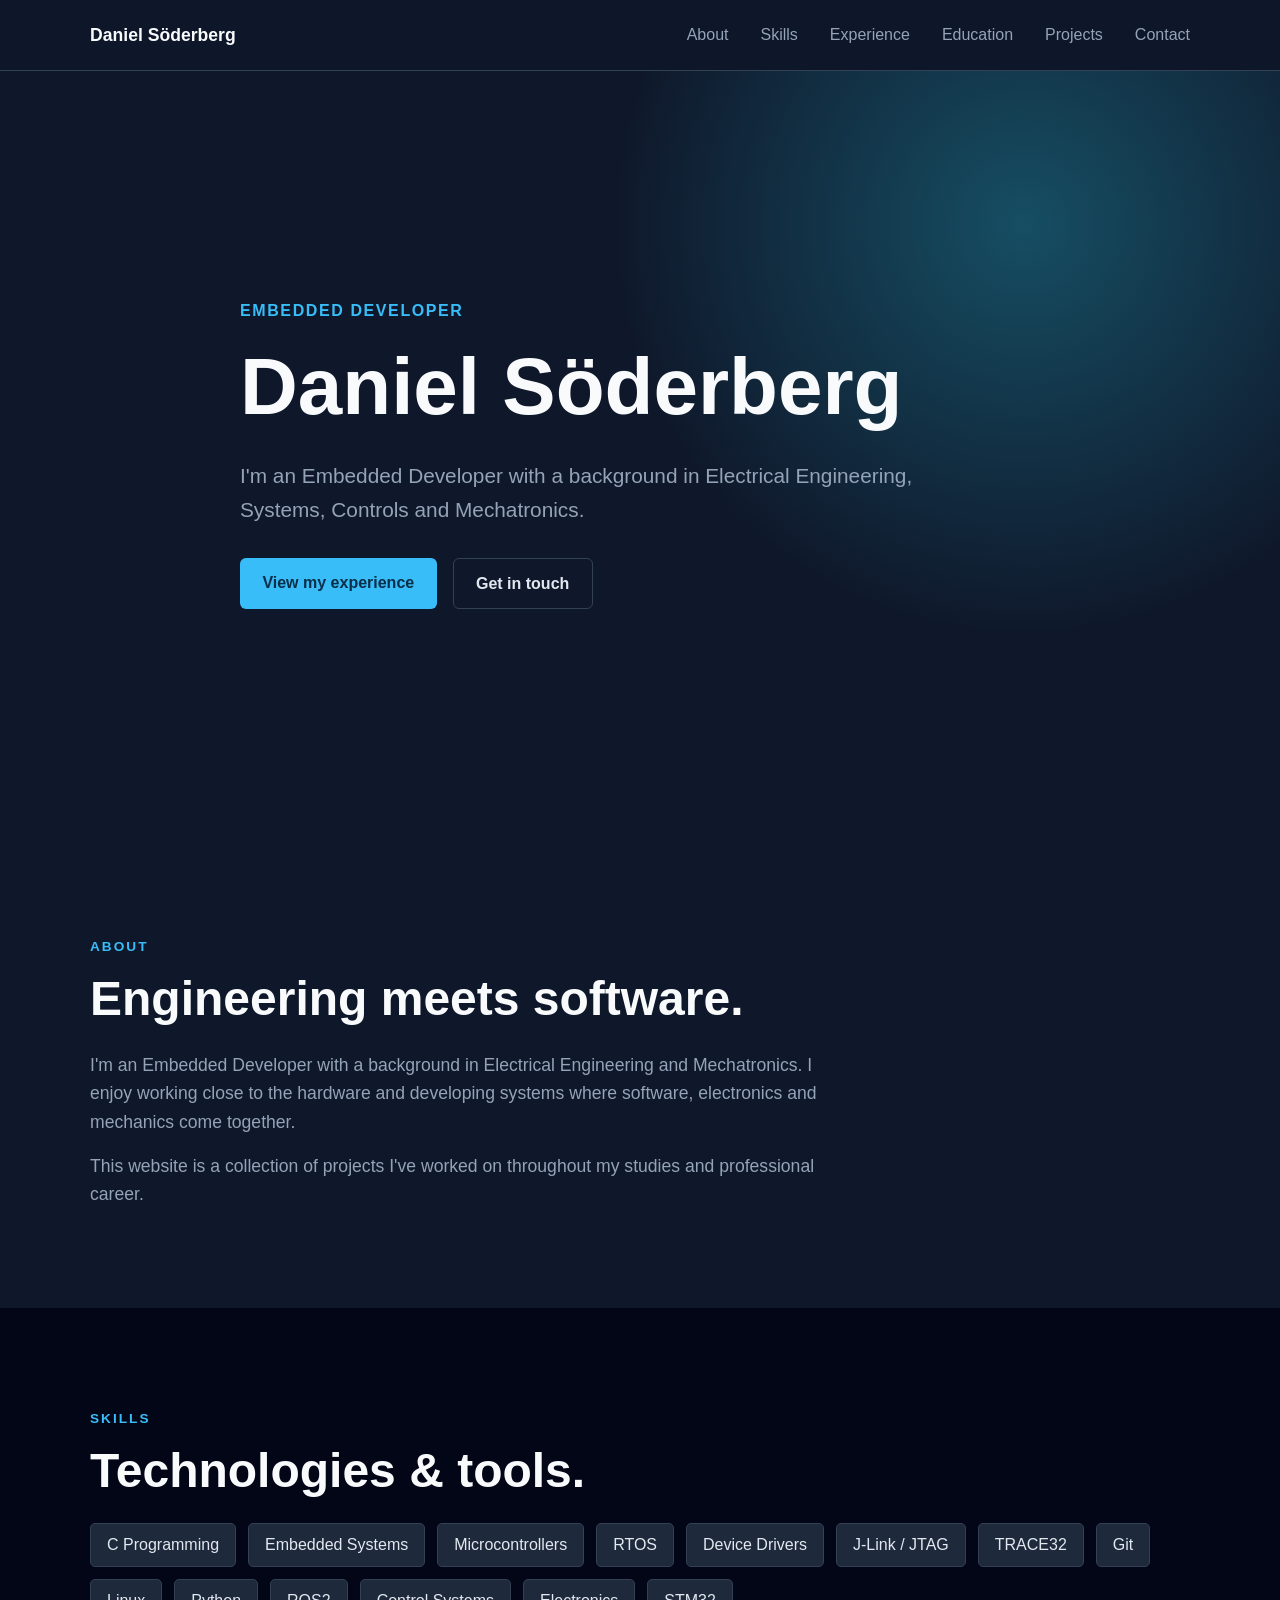
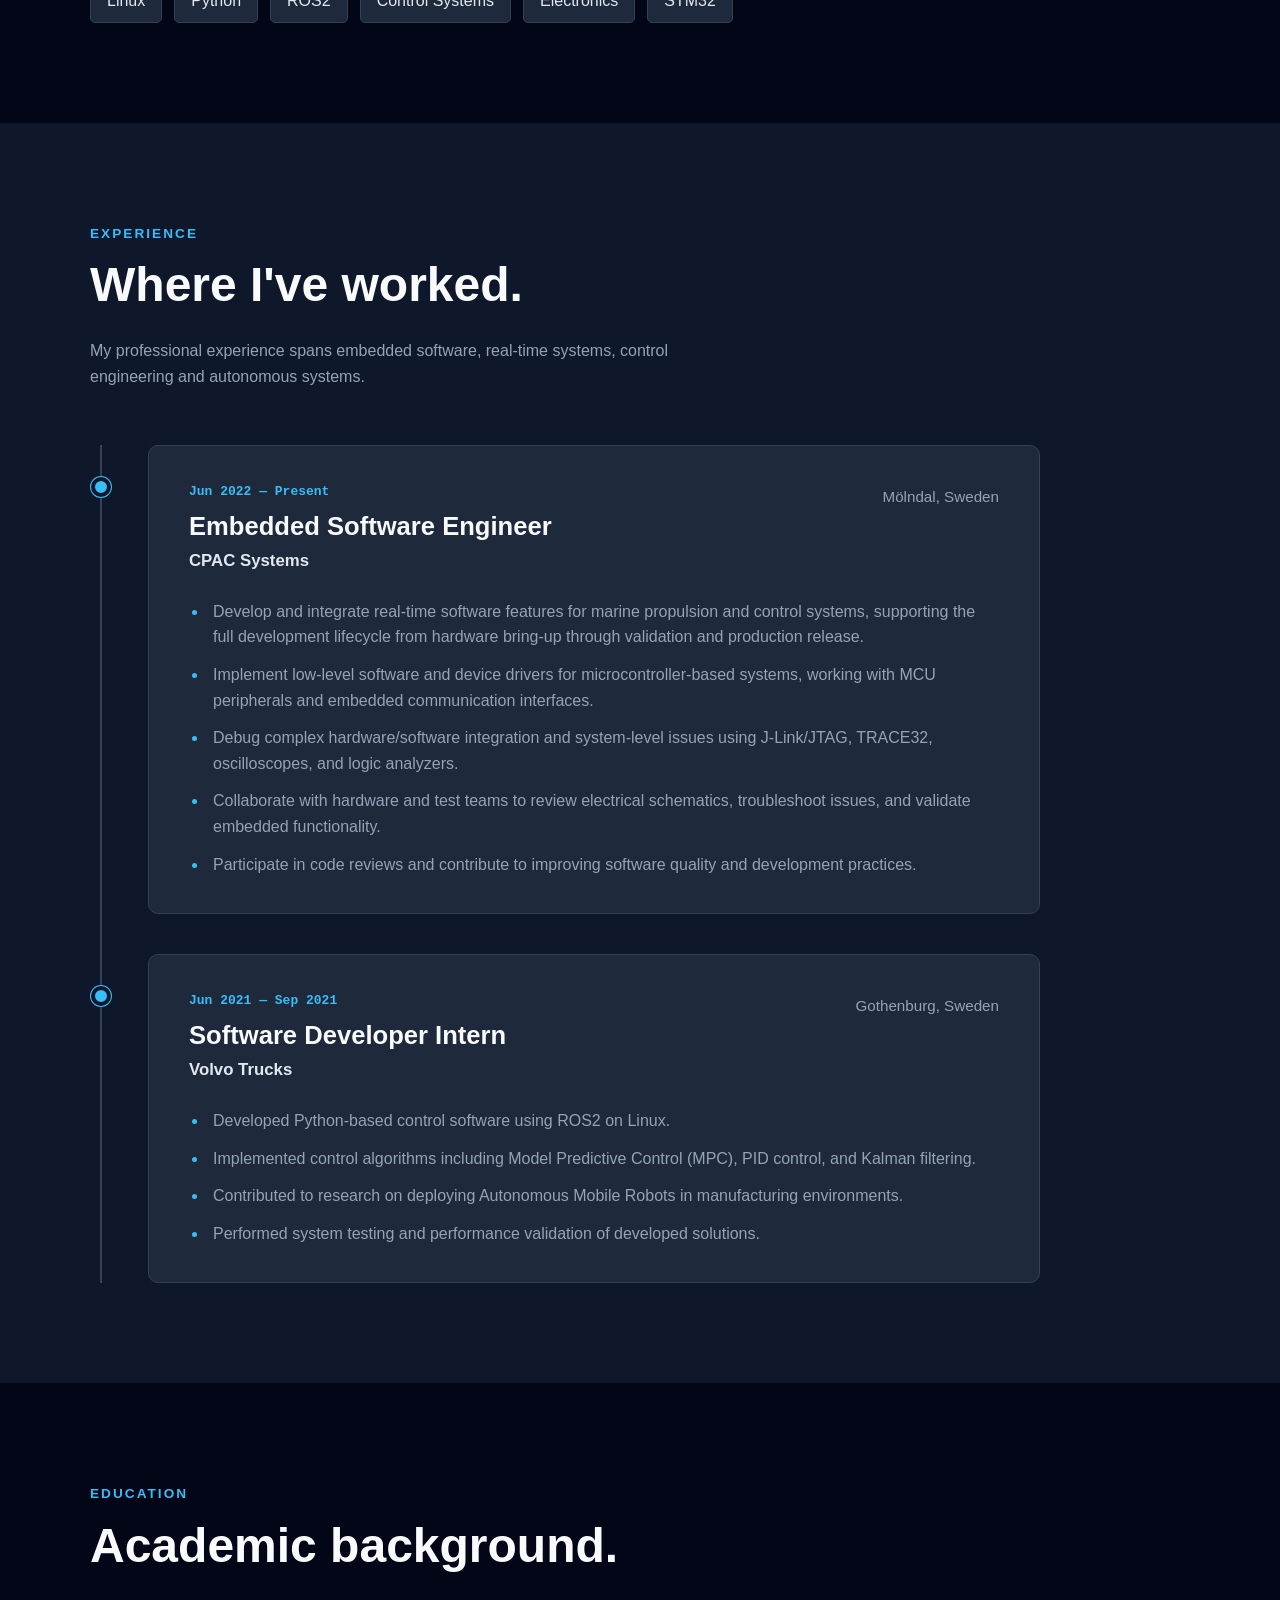
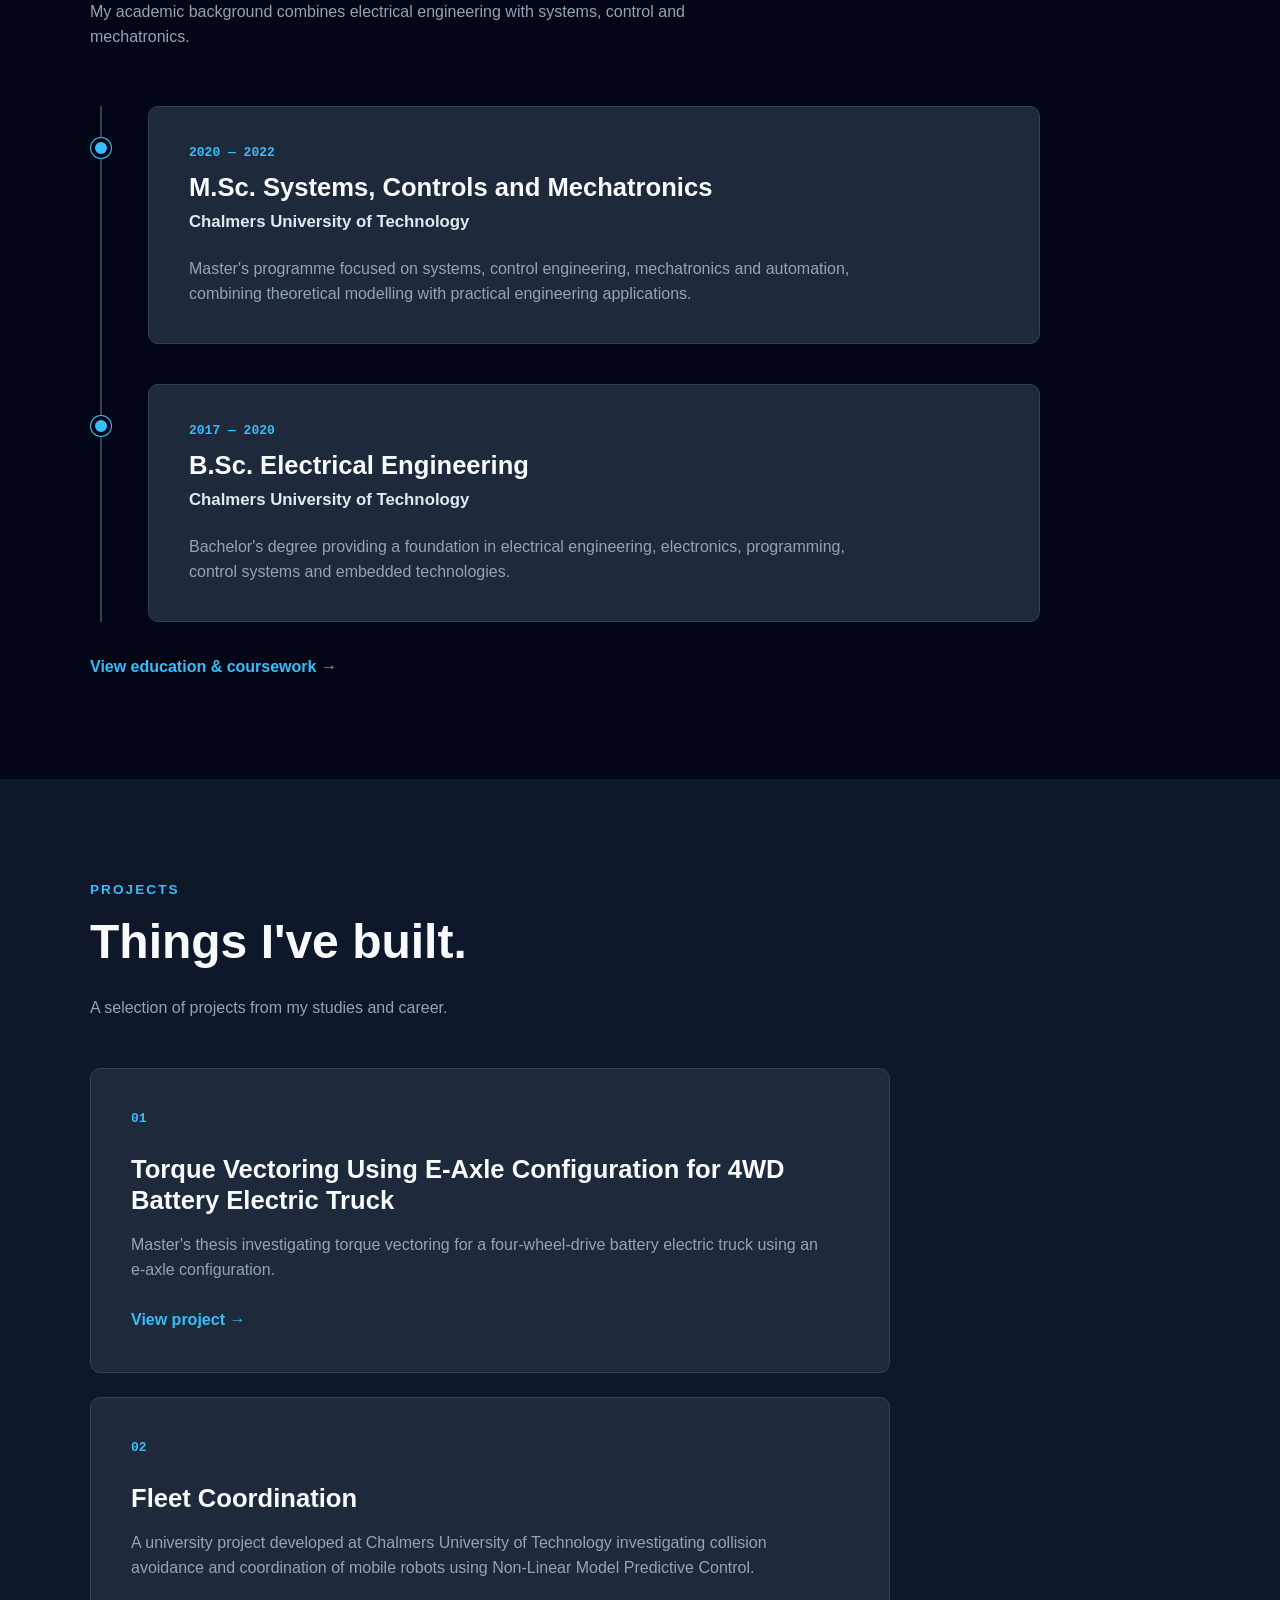
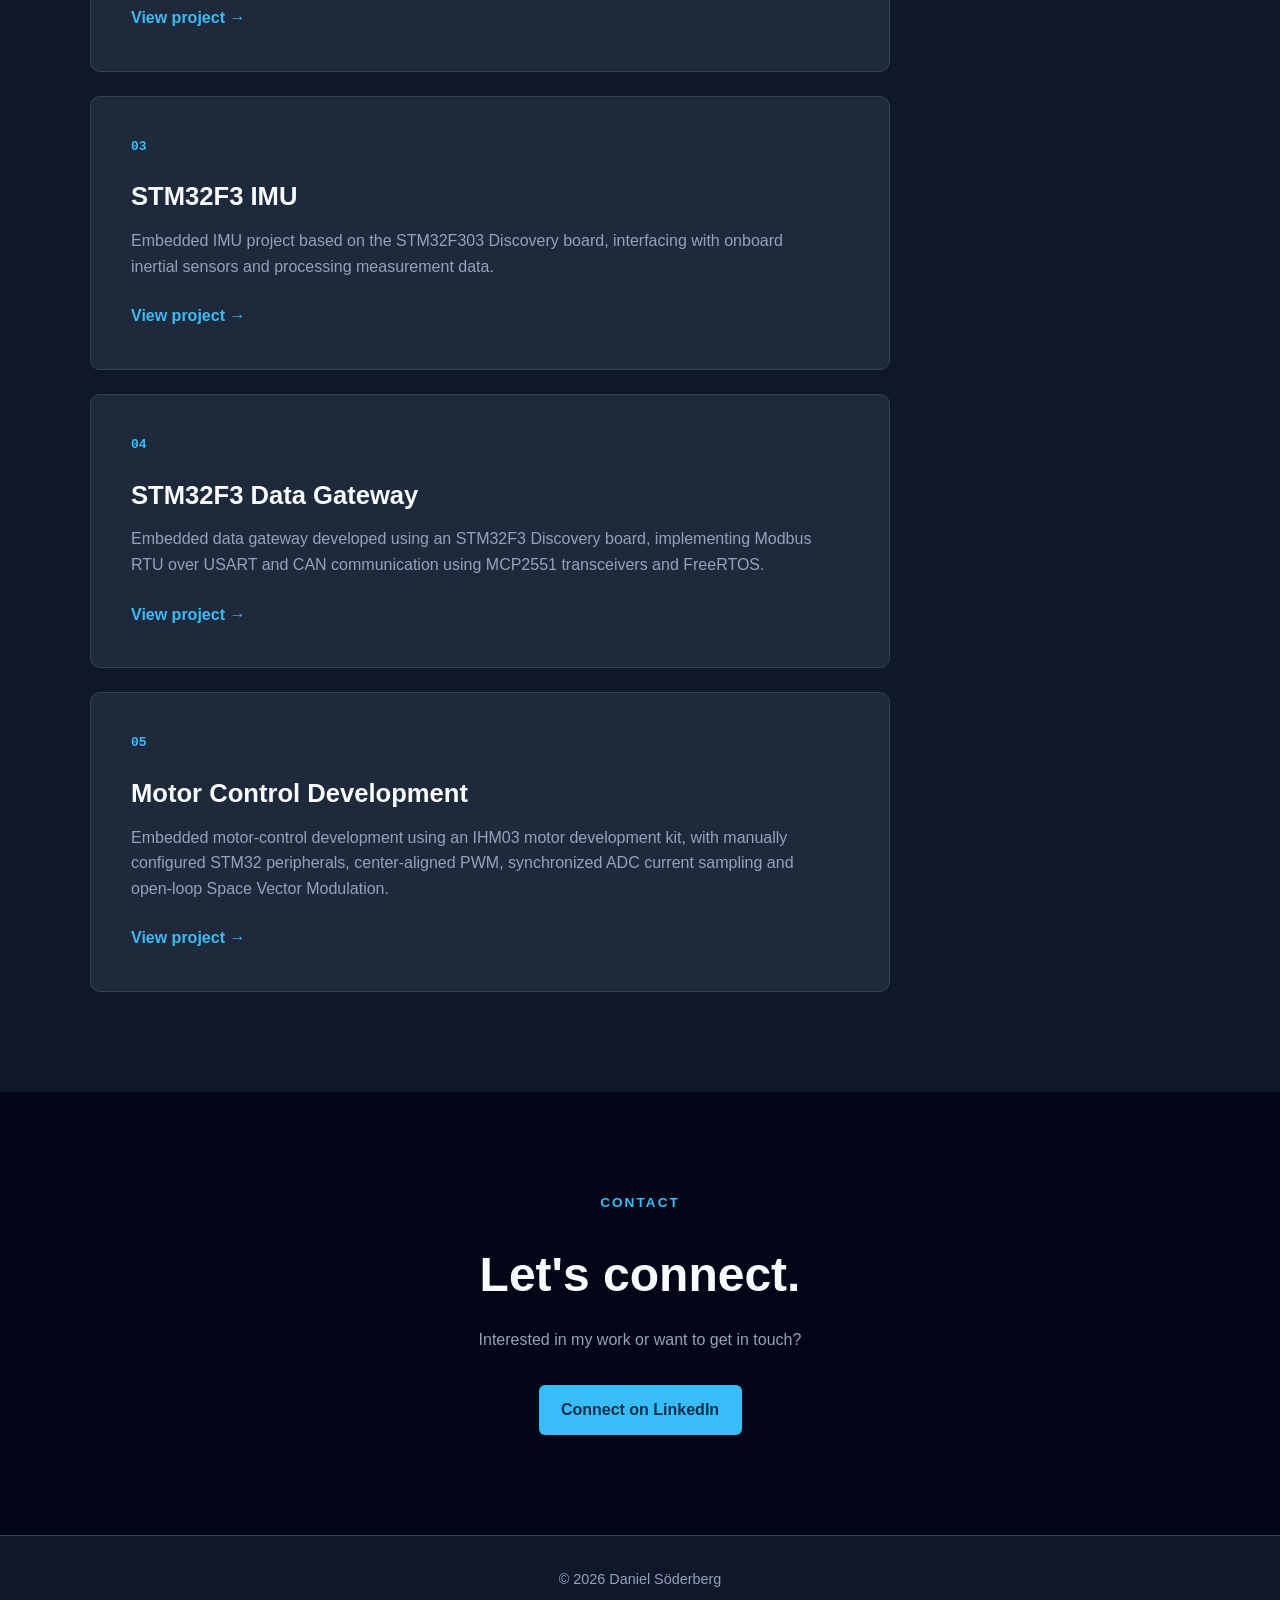
<file: index.html>
<!DOCTYPE html>
<html lang="en">

<head>

    <meta charset="UTF-8">

    <meta
        name="viewport"
        content="width=device-width, initial-scale=1.0"
    >

    <title>
        Daniel Söderberg | Embedded Developer
    </title>

    <meta
        name="description"
        content="Portfolio of Daniel Söderberg, Embedded Developer with a background in Electrical Engineering, Systems, Controls and Mechatronics."
    >

    <link
        rel="stylesheet"
        href="css/style.css"
    >

</head>


<body>

    <!-- Navigation -->

    <header class="site-header">

        <nav class="navbar container">

            <a href="/" class="logo">
                Daniel Söderberg
            </a>

            <ul class="nav-links">

                <li>
                    <a href="#about">
                        About
                    </a>
                </li>

                <li>
                    <a href="#skills">
                        Skills
                    </a>
                </li>

                <li>
                    <a href="#experience">
                        Experience
                    </a>
                </li>

                <li>
                    <a href="#education">
                        Education
                    </a>
                </li>

                <li>
                    <a href="#projects">
                        Projects
                    </a>
                </li>

                <li>
                    <a href="#contact">
                        Contact
                    </a>
                </li>

            </ul>

        </nav>

    </header>


    <main>

        <!-- Hero -->

        <section class="hero">

            <div class="container hero-content">

                <p class="eyebrow">
                    Embedded Developer
                </p>

                <h1>
                    Daniel Söderberg
                </h1>

                <p class="hero-description">
                    I'm an Embedded Developer with a background in
                    Electrical Engineering, Systems, Controls and
                    Mechatronics.
                </p>

                <div class="hero-buttons">

                    <a
                        href="#experience"
                        class="button button-primary"
                    >
                        View my experience
                    </a>

                    <a
                        href="#contact"
                        class="button button-secondary"
                    >
                        Get in touch
                    </a>

                </div>

            </div>

        </section>


        <!-- About -->

        <section id="about" class="section">

            <div class="container">

                <p class="section-label">
                    About
                </p>

                <h2>
                    Engineering meets software.
                </h2>

                <div class="about-content">

                    <p>
                        I'm an Embedded Developer with a background in
                        Electrical Engineering and Mechatronics. I enjoy
                        working close to the hardware and developing systems
                        where software, electronics and mechanics come together.
                    </p>

                    <p>
                        This website is a collection of projects I've worked
                        on throughout my studies and professional career.
                    </p>

                </div>

            </div>

        </section>


        <!-- Skills -->

        <section id="skills" class="section section-dark">

            <div class="container">

                <p class="section-label">
                    Skills
                </p>

                <h2>
                    Technologies & tools.
                </h2>

                <ul class="skill-list">

                    <li>C Programming</li>
                    <li>Embedded Systems</li>
                    <li>Microcontrollers</li>
                    <li>RTOS</li>
                    <li>Device Drivers</li>
                    <li>J-Link / JTAG</li>
                    <li>TRACE32</li>
                    <li>Git</li>
                    <li>Linux</li>
                    <li>Python</li>
                    <li>ROS2</li>
                    <li>Control Systems</li>
                    <li>Electronics</li>
                    <li>STM32</li>

                </ul>

            </div>

        </section>


        <!-- Experience -->

        <section id="experience" class="section">

            <div class="container">

                <p class="section-label">
                    Experience
                </p>

                <h2>
                    Where I've worked.
                </h2>

                <p class="section-intro">
                    My professional experience spans embedded software,
                    real-time systems, control engineering and autonomous
                    systems.
                </p>


                <div class="experience-timeline">

                    <!-- Experience 01 -->

                    <article class="experience-item">

                        <div class="experience-marker">
                            <span></span>
                        </div>

                        <div class="experience-card">

                            <div class="experience-top">

                                <div>

                                    <p class="experience-period">
                                        Jun 2022 — Present
                                    </p>

                                    <h3>
                                        Embedded Software Engineer
                                    </h3>

                                    <p class="experience-company">
                                        CPAC Systems
                                    </p>

                                </div>

                                <p class="experience-location">
                                    Mölndal, Sweden
                                </p>

                            </div>

                            <ul class="experience-list">

                                <li>
                                    Develop and integrate real-time
                                    software features for marine propulsion
                                    and control systems, supporting the full
                                    development lifecycle from hardware
                                    bring-up through validation and
                                    production release.
                                </li>

                                <li>
                                    Implement low-level software and device
                                    drivers for microcontroller-based systems,
                                    working with MCU peripherals and embedded
                                    communication interfaces.
                                </li>

                                <li>
                                    Debug complex hardware/software
                                    integration and system-level issues using
                                    J-Link/JTAG, TRACE32, oscilloscopes,
                                    and logic analyzers.
                                </li>

                                <li>
                                    Collaborate with hardware and test teams
                                    to review electrical schematics,
                                    troubleshoot issues, and validate
                                    embedded functionality.
                                </li>

                                <li>
                                    Participate in code reviews and contribute
                                    to improving software quality and
                                    development practices.
                                </li>

                            </ul>

                        </div>

                    </article>


                    <!-- Experience 02 -->

                    <article class="experience-item">

                        <div class="experience-marker">
                            <span></span>
                        </div>

                        <div class="experience-card">

                            <div class="experience-top">

                                <div>

                                    <p class="experience-period">
                                        Jun 2021 — Sep 2021
                                    </p>

                                    <h3>
                                        Software Developer Intern
                                    </h3>

                                    <p class="experience-company">
                                        Volvo Trucks
                                    </p>

                                </div>

                                <p class="experience-location">
                                    Gothenburg, Sweden
                                </p>

                            </div>

                            <ul class="experience-list">

                                <li>
                                    Developed Python-based control software
                                    using ROS2 on Linux.
                                </li>

                                <li>
                                    Implemented control algorithms including
                                    Model Predictive Control (MPC), PID
                                    control, and Kalman filtering.
                                </li>

                                <li>
                                    Contributed to research on deploying
                                    Autonomous Mobile Robots in manufacturing
                                    environments.
                                </li>

                                <li>
                                    Performed system testing and performance
                                    validation of developed solutions.
                                </li>

                            </ul>

                        </div>

                    </article>

                </div>

            </div>

        </section>


        <!-- Education -->

        <section id="education" class="section section-dark">

            <div class="container">

                <p class="section-label">
                    Education
                </p>

                <h2>
                    Academic background.
                </h2>

                <p class="section-intro">
                    My academic background combines electrical engineering
                    with systems, control and mechatronics.
                </p>


                <div class="education-timeline">

                    <!-- Master's Degree -->

                    <article class="education-item">

                        <div class="education-marker">
                            <span></span>
                        </div>

                        <div class="education-card">

                            <div class="education-top">

                                <div>

                                    <p class="education-period">
                                        2020 — 2022
                                    </p>

                                    <h3>
                                        M.Sc. Systems, Controls and Mechatronics
                                    </h3>

                                    <p class="education-school">
                                        Chalmers University of Technology
                                    </p>

                                </div>

                            </div>

                            <p class="education-description">
                                Master's programme focused on systems,
                                control engineering, mechatronics and
                                automation, combining theoretical modelling
                                with practical engineering applications.
                            </p>

                        </div>

                    </article>


                    <!-- Bachelor's Degree -->

                    <article class="education-item">

                        <div class="education-marker">
                            <span></span>
                        </div>

                        <div class="education-card">

                            <div class="education-top">

                                <div>

                                    <p class="education-period">
                                        2017 — 2020
                                    </p>

                                    <h3>
                                        B.Sc. Electrical Engineering
                                    </h3>

                                    <p class="education-school">
                                        Chalmers University of Technology
                                    </p>

                                </div>

                            </div>

                            <p class="education-description">
                                Bachelor's degree providing a foundation in
                                electrical engineering, electronics,
                                programming, control systems and embedded
                                technologies.
                            </p>

                        </div>

                    </article>

                </div>


                <a
                    href="education/"
                    class="project-link education-link"
                >
                    View education & coursework →
                </a>

            </div>

        </section>


        <!-- Projects -->

        <section id="projects" class="section">

            <div class="container">

                <p class="section-label">
                    Projects
                </p>

                <h2>
                    Things I've built.
                </h2>

                <p class="section-intro">
                    A selection of projects from my studies and career.
                </p>


                <!-- Project 01 -->

                <article class="project-card">

                    <div class="project-card-content">

                        <p class="project-number">
                            01
                        </p>

                        <h3>
                            Torque Vectoring Using E-Axle Configuration
                            for 4WD Battery Electric Truck
                        </h3>

                        <p>
                            Master's thesis investigating torque vectoring
                            for a four-wheel-drive battery electric truck
                            using an e-axle configuration.
                        </p>

                        <a
                            href="projects/master-thesis/"
                            class="project-link"
                        >
                            View project →
                        </a>

                    </div>

                </article>


                <!-- Project 02 -->

                <article class="project-card">

                    <div class="project-card-content">

                        <p class="project-number">
                            02
                        </p>

                        <h3>
                            Fleet Coordination
                        </h3>

                        <p>
                            A university project developed at Chalmers
                            University of Technology investigating
                            collision avoidance and coordination of
                            mobile robots using Non-Linear Model
                            Predictive Control.
                        </p>

                        <a
                            href="projects/university-project/"
                            class="project-link"
                        >
                            View project →
                        </a>

                    </div>

                </article>


                <!-- Project 03 -->

                <article class="project-card">

                    <div class="project-card-content">

                        <p class="project-number">
                            03
                        </p>

                        <h3>
                            STM32F3 IMU
                        </h3>

                        <p>
                            Embedded IMU project based on the STM32F303
                            Discovery board, interfacing with onboard
                            inertial sensors and processing measurement data.
                        </p>

                        <a
                            href="projects/imu/"
                            class="project-link"
                        >
                            View project →
                        </a>

                    </div>

                </article>


                <!-- Project 04 -->

                <article class="project-card">

                    <div class="project-card-content">

                        <p class="project-number">
                            04
                        </p>

                        <h3>
                            STM32F3 Data Gateway
                        </h3>

                        <p>
                            Embedded data gateway developed using an
                            STM32F3 Discovery board, implementing
                            Modbus RTU over USART and CAN communication
                            using MCP2551 transceivers and FreeRTOS.
                        </p>

                        <a
                            href="projects/dgw/"
                            class="project-link"
                        >
                            View project →
                        </a>

                    </div>

                </article>


                <!-- Project 05 -->

                <article class="project-card">

                    <div class="project-card-content">

                        <p class="project-number">
                            05
                        </p>

                        <h3>
                            Motor Control Development
                        </h3>

                        <p>
                            Embedded motor-control development using an
                            IHM03 motor development kit, with manually
                            configured STM32 peripherals, center-aligned
                            PWM, synchronized ADC current sampling and
                            open-loop Space Vector Modulation.
                        </p>

                        <a
                            href="projects/motorcontrol/"
                            class="project-link"
                        >
                            View project →
                        </a>

                    </div>

                </article>

            </div>

        </section>


        <!-- Contact -->

        <section id="contact" class="section section-dark">

            <div class="container contact">

                <p class="section-label">
                    Contact
                </p>

                <h2>
                    Let's connect.
                </h2>

                <p>
                    Interested in my work or want to get in touch?
                </p>

                <a
                    href="https://www.linkedin.com/in/danielsoderberg1997/"
                    class="button button-primary"
                    target="_blank"
                    rel="noopener noreferrer"
                >
                    Connect on LinkedIn
                </a>

            </div>

        </section>

    </main>


    <!-- Footer -->

    <footer class="site-footer">

        <div class="container">

            <p>
                © 2026 Daniel Söderberg
            </p>

        </div>

    </footer>


    <script src="js/main.js"></script>

</body>

</html>
</file>
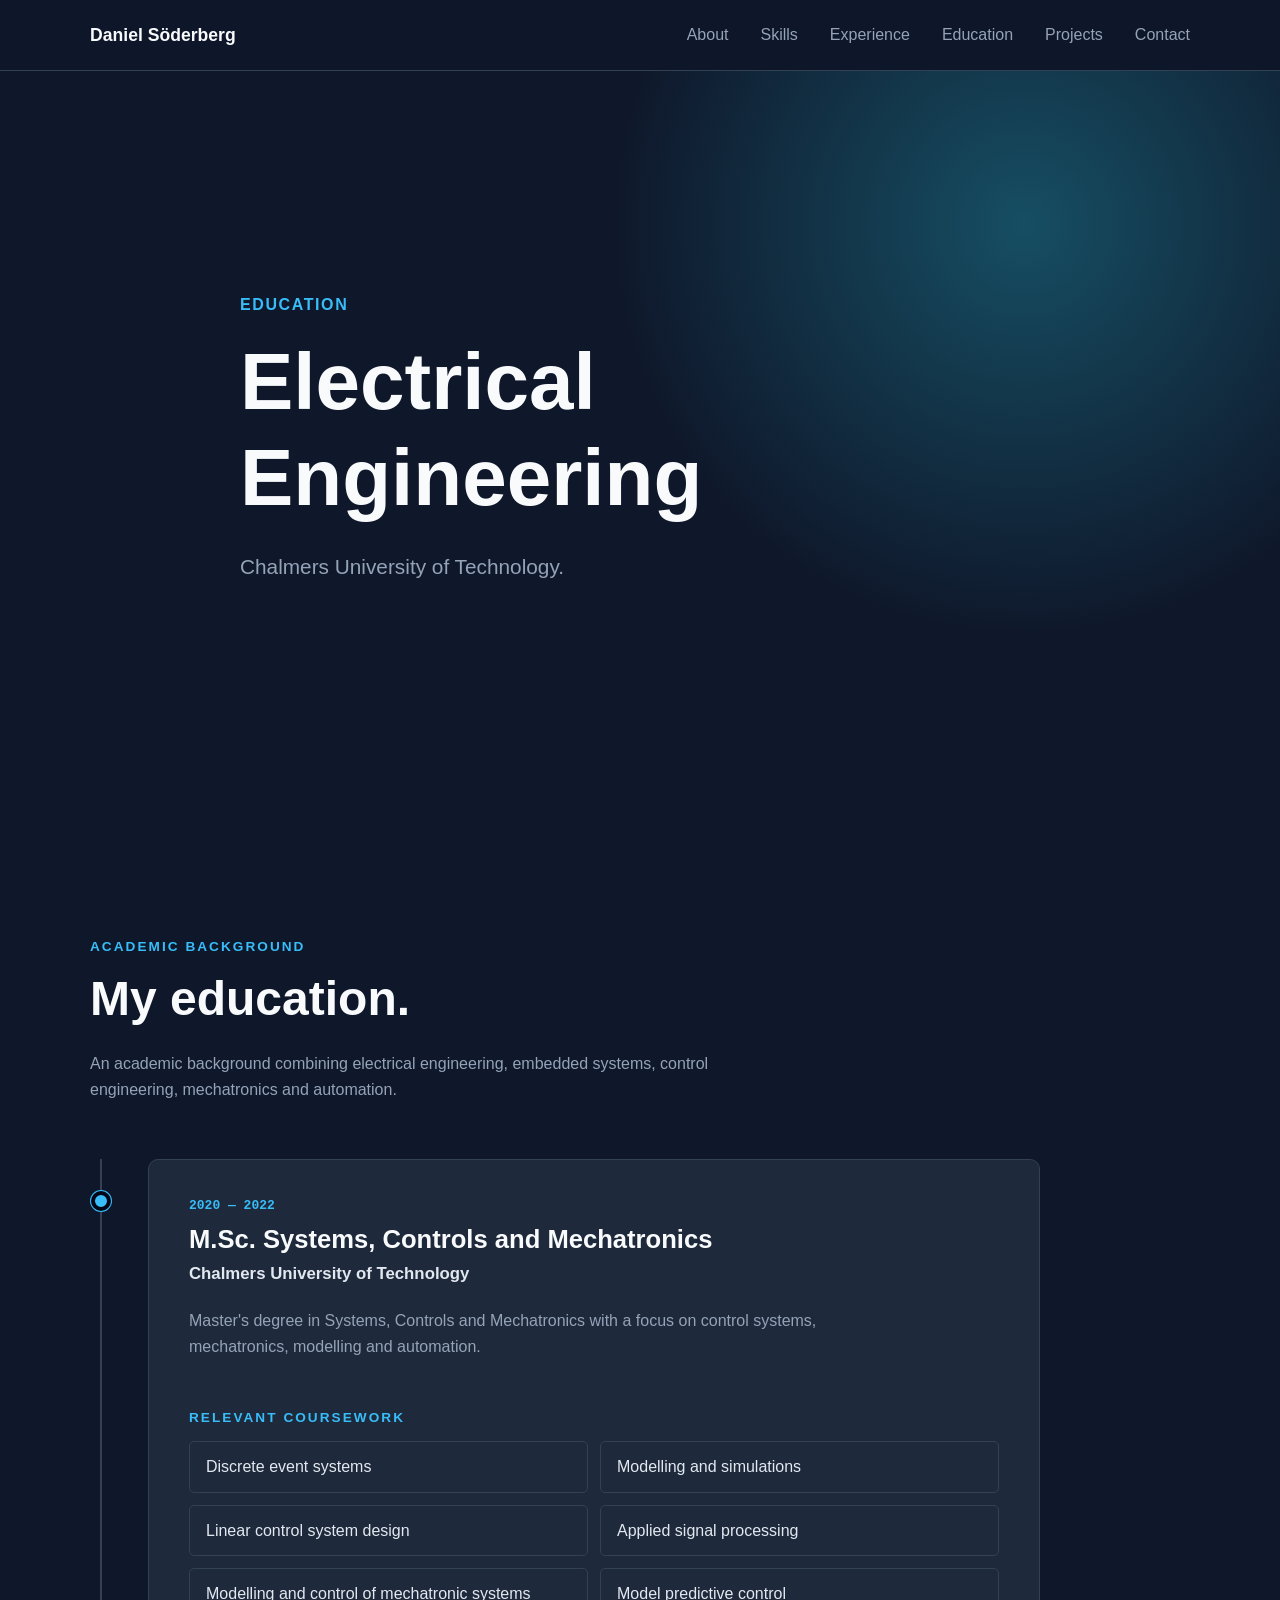
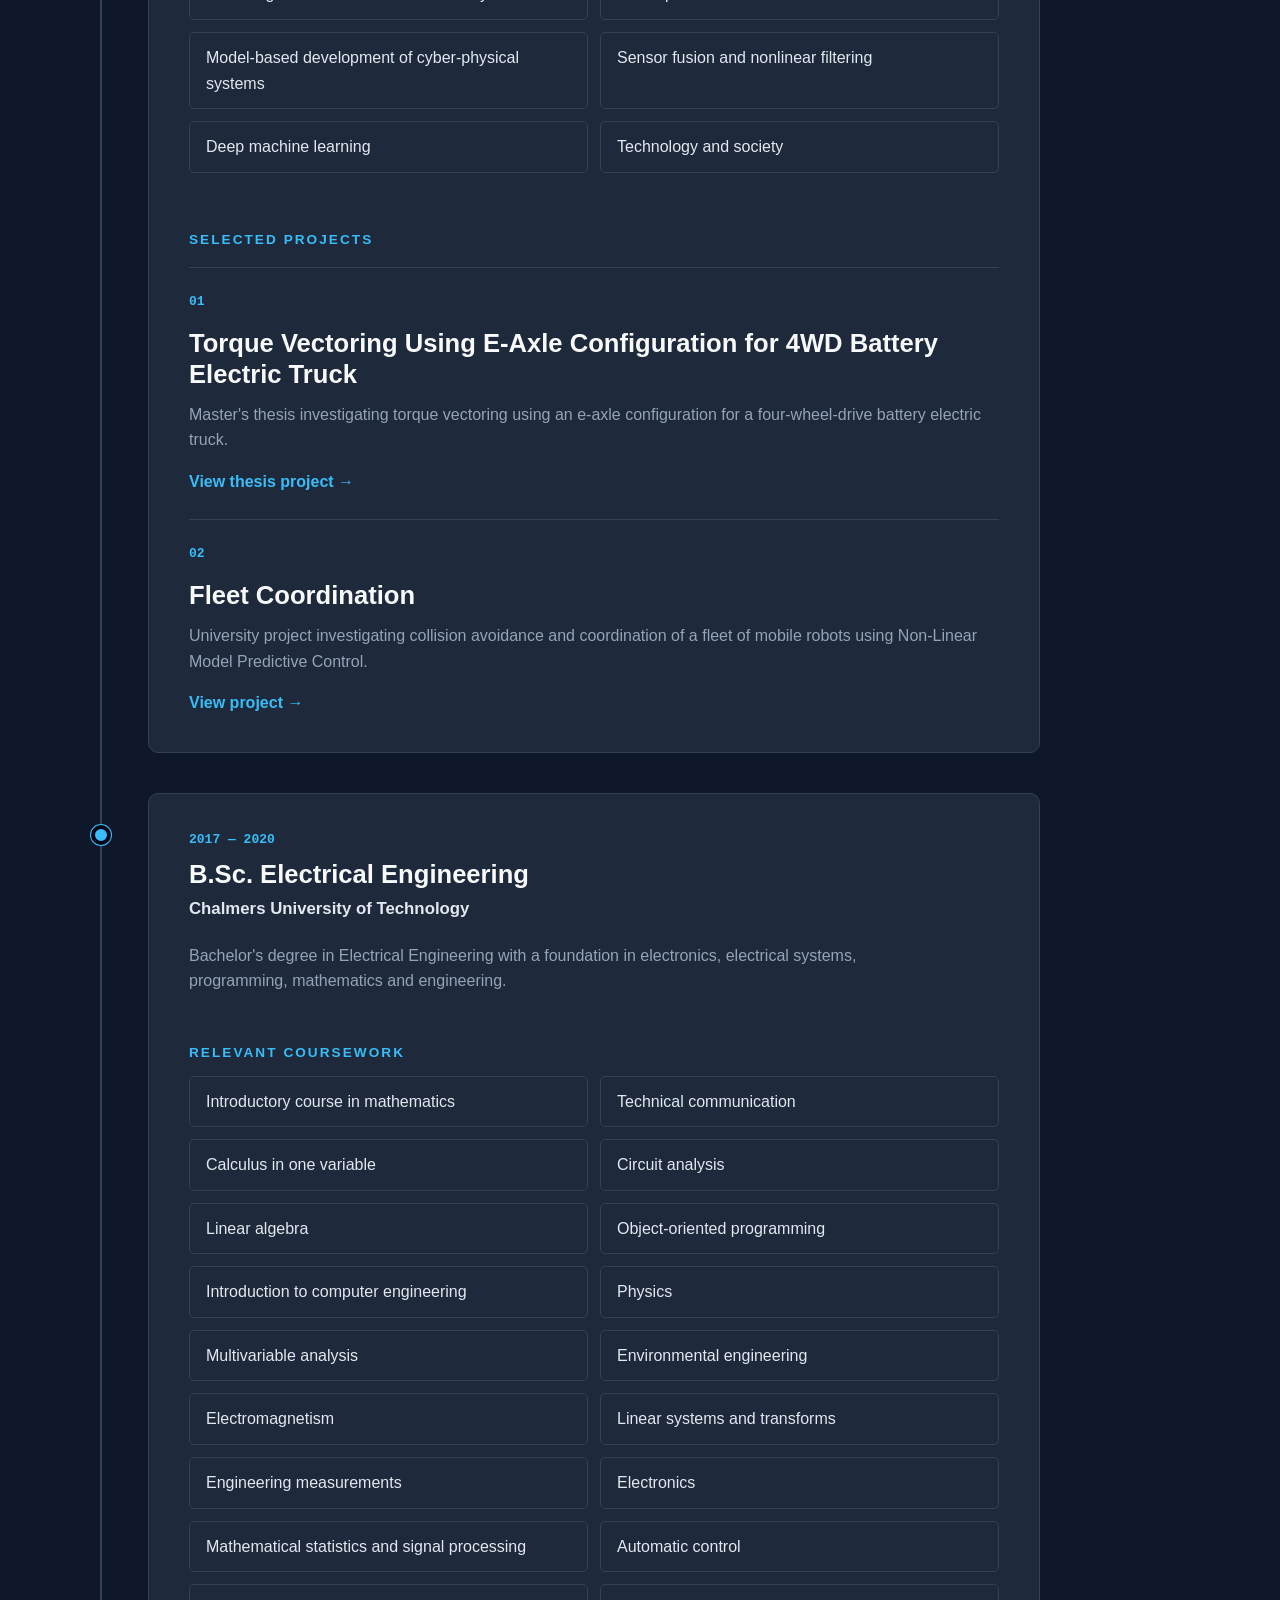
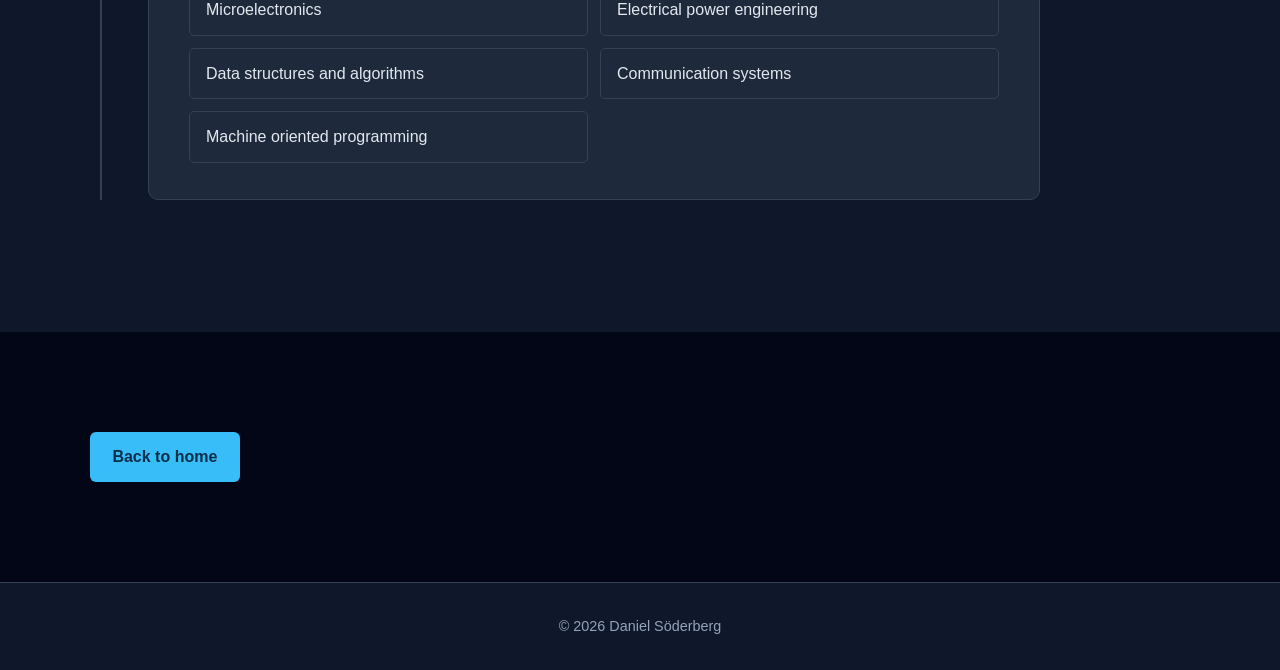
<file: education/index.html>
<!DOCTYPE html>
<html lang="en">

<head>

    <meta charset="UTF-8">

    <meta
        name="viewport"
        content="width=device-width, initial-scale=1.0"
    >

    <title>Education | Daniel Söderberg</title>

    <meta
        name="description"
        content="Education and relevant coursework of Daniel Söderberg."
    >

    <link
        rel="stylesheet"
        href="../css/style.css"
    >

</head>


<body>

    <!-- Navigation -->

    <header class="site-header">

        <nav class="navbar container">

            <a href="../" class="logo">
                Daniel Söderberg
            </a>

            <ul class="nav-links">

                <li>
                    <a href="../#about">
                        About
                    </a>
                </li>

                <li>
                    <a href="../#skills">
                        Skills
                    </a>
                </li>

                <li>
                    <a href="../#experience">
                        Experience
                    </a>
                </li>

                <li>
                    <a href="../#education">
                        Education
                    </a>
                </li>

                <li>
                    <a href="../#projects">
                        Projects
                    </a>
                </li>

                <li>
                    <a href="../#contact">
                        Contact
                    </a>
                </li>

            </ul>

        </nav>

    </header>


    <main>

        <!-- Education Header -->

        <section class="hero project-hero">

            <div class="container hero-content">

                <p class="eyebrow">
                    Education
                </p>

                <h1>
                    Electrical Engineering
                </h1>

                <p class="hero-description">
                    Chalmers University of Technology.
                </p>

            </div>

        </section>


        <!-- Education Timeline -->

        <section class="section">

            <div class="container">

                <p class="section-label">
                    Academic Background
                </p>

                <h2>
                    My education.
                </h2>

                <p class="section-intro">
                    An academic background combining electrical engineering,
                    embedded systems, control engineering, mechatronics and
                    automation.
                </p>


                <div class="education-timeline">


                    <!-- Master's Degree -->

                    <article class="education-item">

                        <div class="education-marker">
                            <span></span>
                        </div>

                        <div class="education-card">

                            <div class="education-top">

                                <div>

                                    <p class="education-period">
                                        2020 — 2022
                                    </p>

                                    <h3>
                                        M.Sc. Systems, Controls and Mechatronics
                                    </h3>

                                    <p class="education-school">
                                        Chalmers University of Technology
                                    </p>

                                </div>

                            </div>


                            <div class="education-description">

                                <p>
                                    Master's degree in Systems, Controls and
                                    Mechatronics with a focus on control
                                    systems, mechatronics, modelling and
                                    automation.
                                </p>

                            </div>


                            <!-- Master's Coursework -->

                            <div class="course-section">

                                <p class="section-label">
                                    Relevant coursework
                                </p>

                                <ul class="course-list">

                                    <li>
                                        Discrete event systems
                                    </li>

                                    <li>
                                        Modelling and simulations
                                    </li>

                                    <li>
                                        Linear control system design
                                    </li>

                                    <li>
                                        Applied signal processing
                                    </li>

                                    <li>
                                        Modelling and control of mechatronic systems
                                    </li>

                                    <li>
                                        Model predictive control
                                    </li>

                                    <li>
                                        Model-based development of cyber-physical systems
                                    </li>

                                    <li>
                                        Sensor fusion and nonlinear filtering
                                    </li>

                                    <li>
                                        Deep machine learning
                                    </li>

                                    <li>
                                        Technology and society
                                    </li>

                                </ul>

                            </div>


                            <!-- Master's Projects -->

                            <div class="education-projects">

                                <p class="section-label">
                                    Selected projects
                                </p>


                                <!-- Master's Thesis -->

                                <article class="education-project">

                                    <p class="project-number">
                                        01
                                    </p>

                                    <h3>
                                        Torque Vectoring Using E-Axle Configuration
                                        for 4WD Battery Electric Truck
                                    </h3>

                                    <p>
                                        Master's thesis investigating torque
                                        vectoring using an e-axle configuration
                                        for a four-wheel-drive battery electric
                                        truck.
                                    </p>

                                    <a
                                        href="../projects/master-thesis/"
                                        class="project-link"
                                    >
                                        View thesis project →
                                    </a>

                                </article>


                                <!-- Fleet Coordination -->

                                <article class="education-project">

                                    <p class="project-number">
                                        02
                                    </p>

                                    <h3>
                                        Fleet Coordination
                                    </h3>

                                    <p>
                                        University project investigating
                                        collision avoidance and coordination
                                        of a fleet of mobile robots using
                                        Non-Linear Model Predictive Control.
                                    </p>

                                    <a
                                        href="../projects/university-project/"
                                        class="project-link"
                                    >
                                        View project →
                                    </a>

                                </article>

                            </div>

                        </div>

                    </article>


                    <!-- Bachelor's Degree -->

                    <article class="education-item">

                        <div class="education-marker">
                            <span></span>
                        </div>

                        <div class="education-card">

                            <div class="education-top">

                                <div>

                                    <p class="education-period">
                                        2017 — 2020
                                    </p>

                                    <h3>
                                        B.Sc. Electrical Engineering
                                    </h3>

                                    <p class="education-school">
                                        Chalmers University of Technology
                                    </p>

                                </div>

                            </div>


                            <div class="education-description">

                                <p>
                                    Bachelor's degree in Electrical
                                    Engineering with a foundation in
                                    electronics, electrical systems,
                                    programming, mathematics and engineering.
                                </p>

                            </div>


                            <!-- Bachelor's Coursework -->

                            <div class="course-section">

                                <p class="section-label">
                                    Relevant coursework
                                </p>

                                <ul class="course-list">

                                    <li>
                                        Introductory course in mathematics
                                    </li>

                                    <li>
                                        Technical communication
                                    </li>

                                    <li>
                                        Calculus in one variable
                                    </li>

                                    <li>
                                        Circuit analysis
                                    </li>

                                    <li>
                                        Linear algebra
                                    </li>

                                    <li>
                                        Object-oriented programming
                                    </li>

                                    <li>
                                        Introduction to computer engineering
                                    </li>

                                    <li>
                                        Physics
                                    </li>

                                    <li>
                                        Multivariable analysis
                                    </li>

                                    <li>
                                        Environmental engineering
                                    </li>

                                    <li>
                                        Electromagnetism
                                    </li>

                                    <li>
                                        Linear systems and transforms
                                    </li>

                                    <li>
                                        Engineering measurements
                                    </li>

                                    <li>
                                        Electronics
                                    </li>

                                    <li>
                                        Mathematical statistics and signal processing
                                    </li>

                                    <li>
                                        Automatic control
                                    </li>

                                    <li>
                                        Microelectronics
                                    </li>

                                    <li>
                                        Electrical power engineering
                                    </li>

                                    <li>
                                        Data structures and algorithms
                                    </li>

                                    <li>
                                        Communication systems
                                    </li>

                                    <li>
                                        Machine oriented programming
                                    </li>

                                </ul>

                            </div>

                        </div>

                    </article>

                </div>

            </div>

        </section>


        <!-- Back to Home -->

        <section class="section section-dark">

            <div class="container">

                <a
                    href="../"
                    class="button button-primary"
                >
                    Back to home
                </a>

            </div>

        </section>

    </main>


    <!-- Footer -->

    <footer class="site-footer">

        <div class="container">

            <p>
                © 2026 Daniel Söderberg
            </p>

        </div>

    </footer>


    <script src="../js/main.js"></script>

</body>

</html>
</file>
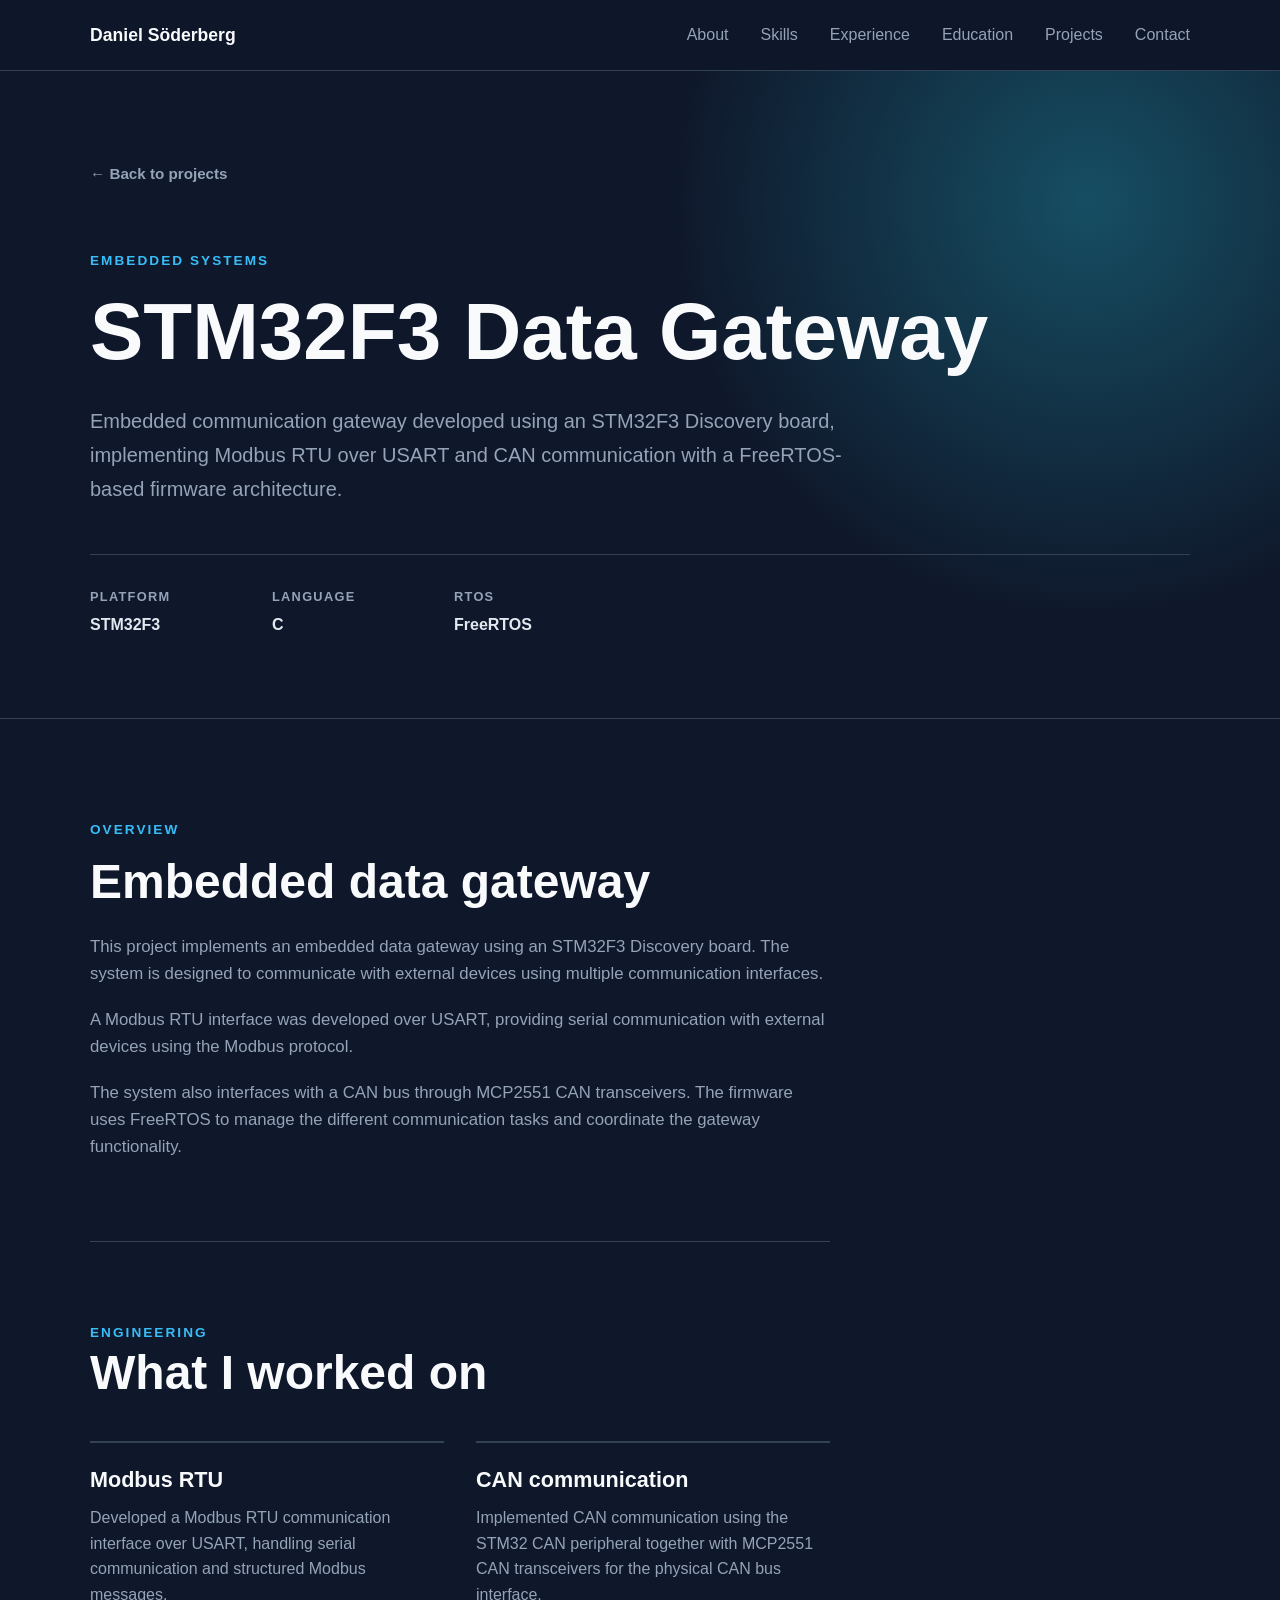
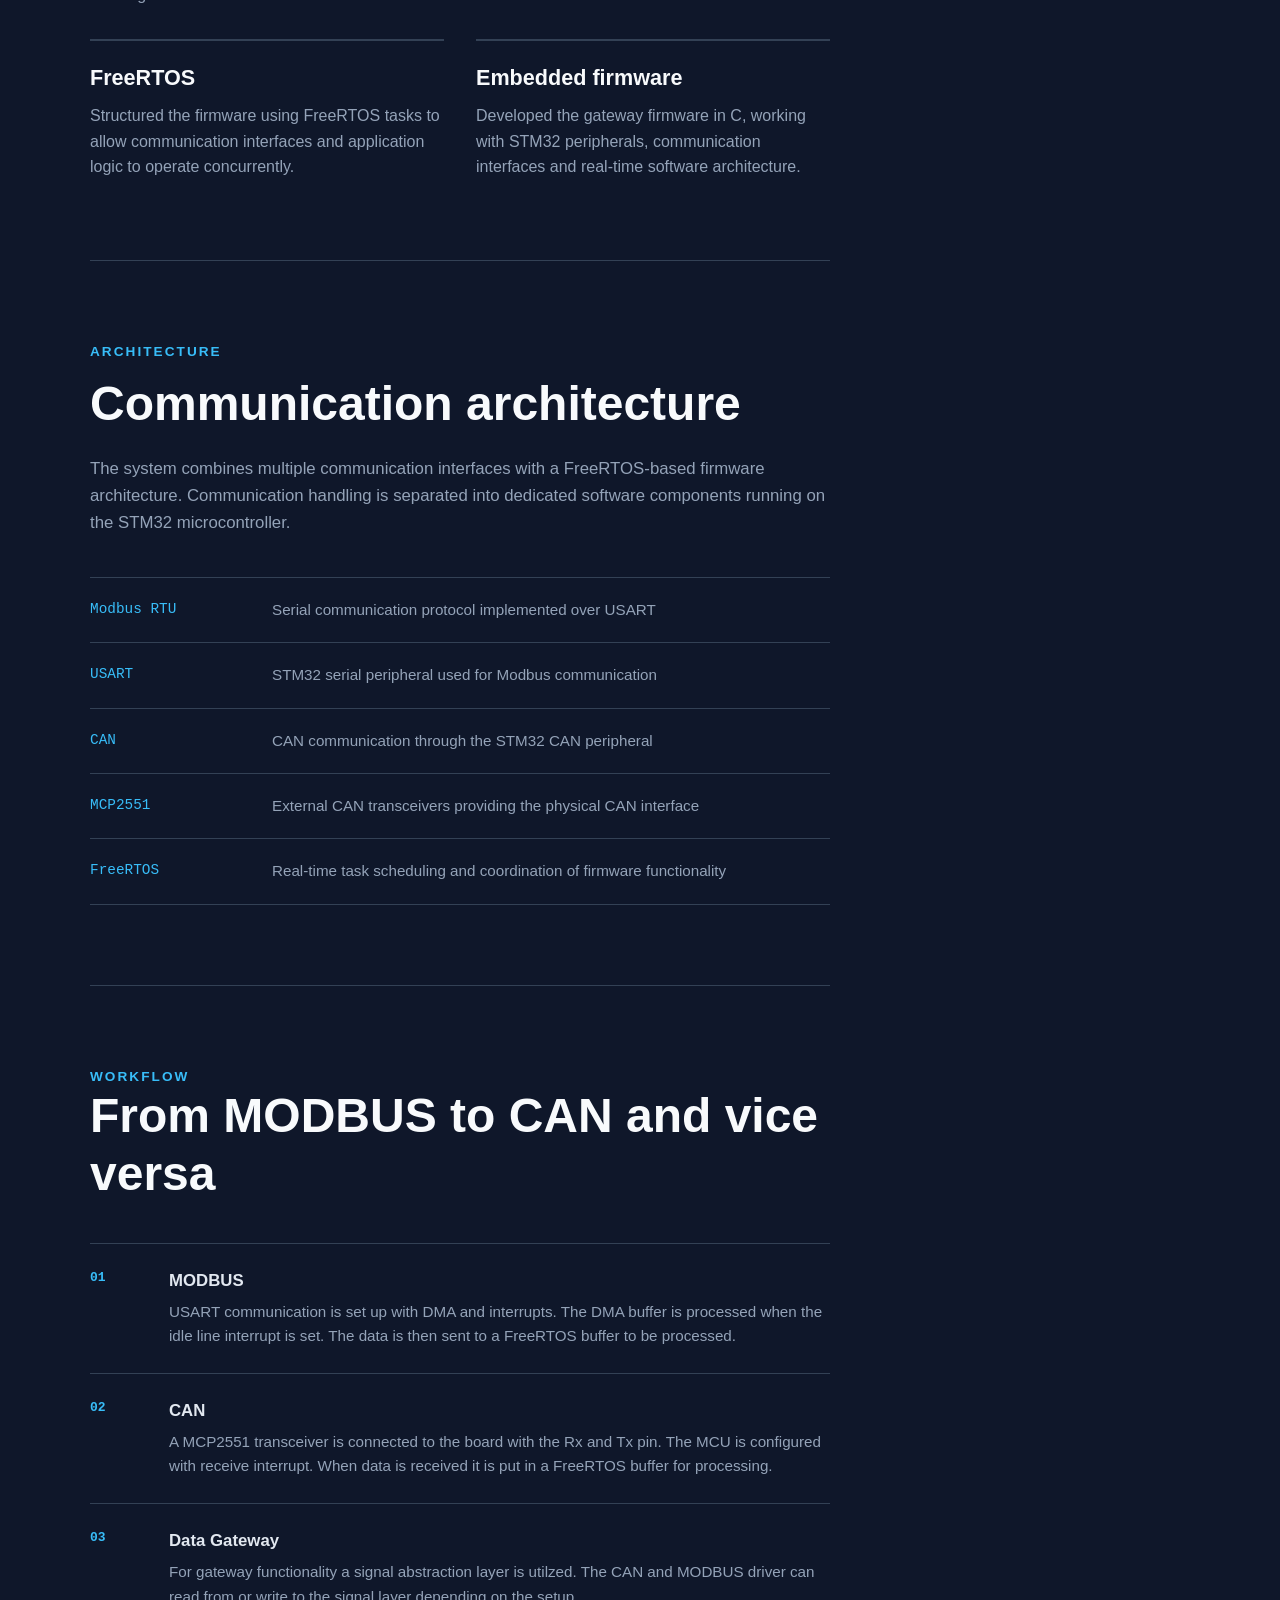
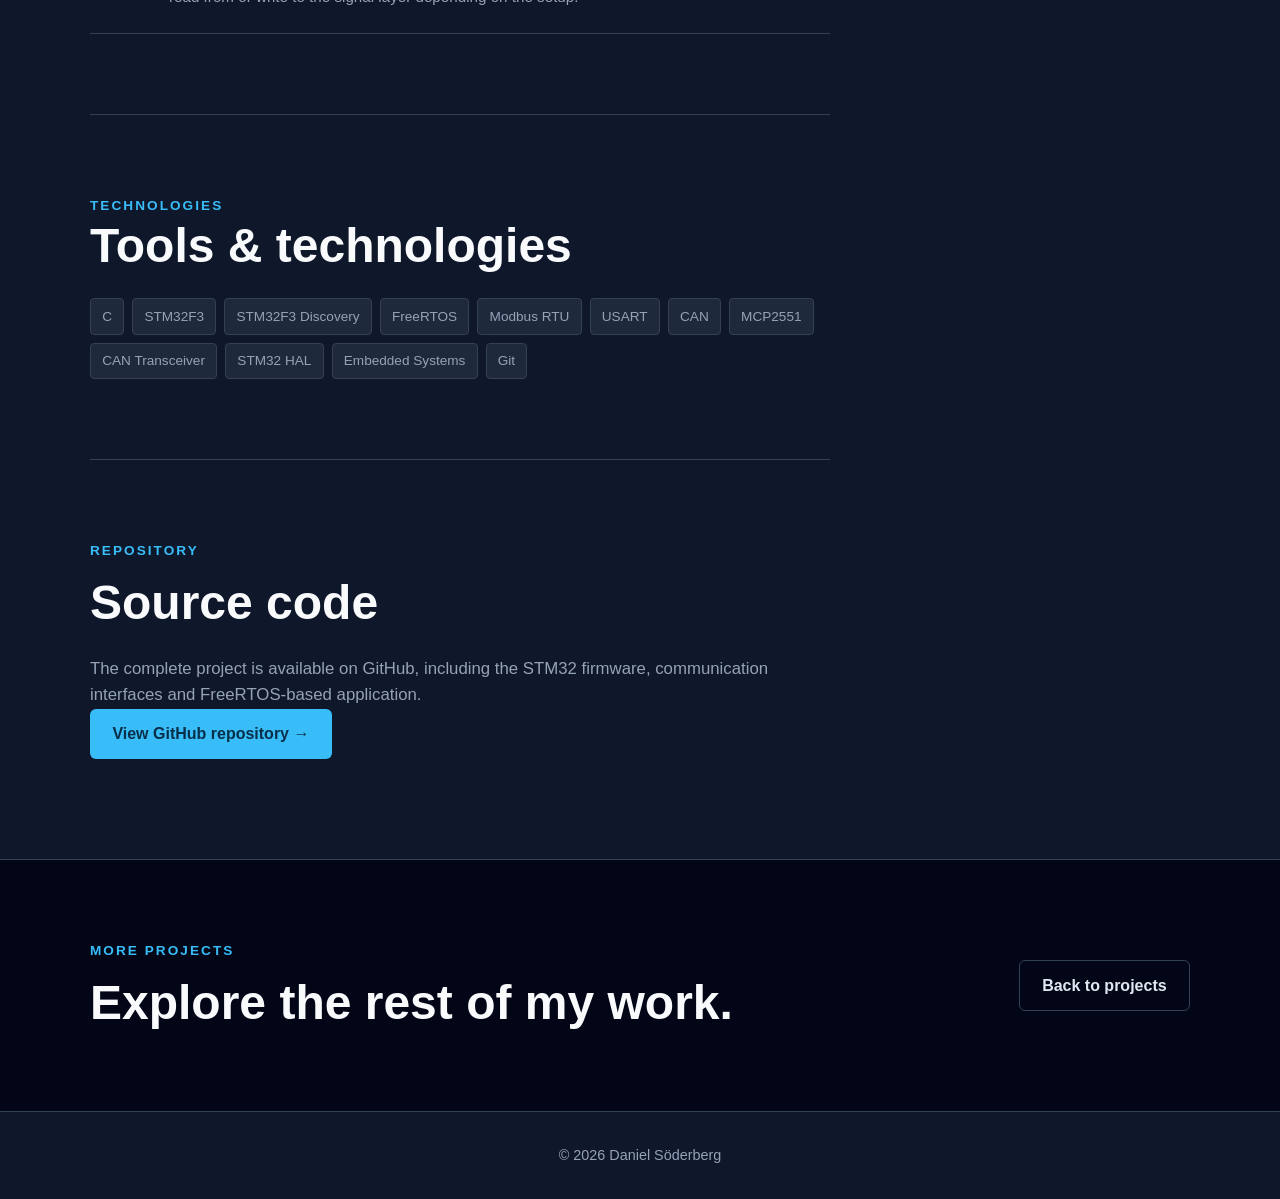
<file: projects/dgw/index.html>
<!DOCTYPE html>
<html lang="en">

<head>

    <meta charset="UTF-8">

    <meta
        name="viewport"
        content="width=device-width, initial-scale=1.0"
    >

    <title>
        STM32F3 Data Gateway | Daniel Söderberg
    </title>

    <meta
        name="description"
        content="Embedded data gateway developed using an STM32F3 Discovery board, featuring Modbus RTU over USART, CAN communication, MCP2551 transceivers and FreeRTOS."
    >

    <link
        rel="stylesheet"
        href="../../css/style.css"
    >

</head>


<body>

    <header class="site-header">

        <nav class="navbar container">

            <a href="../../" class="logo">
                Daniel Söderberg
            </a>

            <ul class="nav-links">

                <li><a href="../../#about">About</a></li>
                <li><a href="../../#skills">Skills</a></li>
                <li><a href="../../#experience">Experience</a></li>
                <li><a href="../../#education">Education</a></li>
                <li><a href="../../#projects">Projects</a></li>
                <li><a href="../../#contact">Contact</a></li>

            </ul>

        </nav>

    </header>


    <main>

        <!-- Project Header -->

        <section class="project-header">

            <div class="container">

                <a
                    href="../../#projects"
                    class="back-link"
                >
                    ← Back to projects
                </a>

                <p class="section-label">
                    Embedded Systems
                </p>

                <h1>
                    STM32F3 Data Gateway
                </h1>

                <p class="project-lead">
                    Embedded communication gateway developed using
                    an STM32F3 Discovery board, implementing Modbus RTU
                    over USART and CAN communication with a FreeRTOS-based
                    firmware architecture.
                </p>

                <div class="project-meta">

                    <div>
                        <span>Platform</span>
                        <strong>STM32F3</strong>
                    </div>

                    <div>
                        <span>Language</span>
                        <strong>C</strong>
                    </div>

                    <div>
                        <span>RTOS</span>
                        <strong>FreeRTOS</strong>
                    </div>

                </div>

            </div>

        </section>


        <!-- Project Content -->

        <section class="section">

            <div class="container project-layout">

                <div class="project-main">

                    <!-- Overview -->

                    <section class="project-section">

                        <p class="section-label">
                            Overview
                        </p>

                        <h2>
                            Embedded data gateway
                        </h2>

                        <p>
                            This project implements an embedded data
                            gateway using an STM32F3 Discovery board.
                            The system is designed to communicate with
                            external devices using multiple communication
                            interfaces.
                        </p>

                        <p>
                            A Modbus RTU interface was developed over
                            USART, providing serial communication with
                            external devices using the Modbus protocol.
                        </p>

                        <p>
                            The system also interfaces with a CAN bus
                            through MCP2551 CAN transceivers. The firmware
                            uses FreeRTOS to manage the different
                            communication tasks and coordinate the
                            gateway functionality.
                        </p>

                    </section>


                    <!-- Engineering -->

                    <section class="project-section">

                        <p class="section-label">
                            Engineering
                        </p>

                        <h2>
                            What I worked on
                        </h2>

                        <div class="project-points">

                            <article>

                                <h3>
                                    Modbus RTU
                                </h3>

                                <p>
                                    Developed a Modbus RTU communication
                                    interface over USART, handling
                                    serial communication and structured
                                    Modbus messages.
                                </p>

                            </article>


                            <article>

                                <h3>
                                    CAN communication
                                </h3>

                                <p>
                                    Implemented CAN communication using
                                    the STM32 CAN peripheral together
                                    with MCP2551 CAN transceivers for
                                    the physical CAN bus interface.
                                </p>

                            </article>


                            <article>

                                <h3>
                                    FreeRTOS
                                </h3>

                                <p>
                                    Structured the firmware using
                                    FreeRTOS tasks to allow communication
                                    interfaces and application logic
                                    to operate concurrently.
                                </p>

                            </article>


                            <article>

                                <h3>
                                    Embedded firmware
                                </h3>

                                <p>
                                    Developed the gateway firmware in C,
                                    working with STM32 peripherals,
                                    communication interfaces and
                                    real-time software architecture.
                                </p>

                            </article>

                        </div>

                    </section>


                    <!-- Architecture -->

                    <section class="project-section">

                        <p class="section-label">
                            Architecture
                        </p>

                        <h2>
                            Communication architecture
                        </h2>

                        <p>
                            The system combines multiple communication
                            interfaces with a FreeRTOS-based firmware
                            architecture. Communication handling is
                            separated into dedicated software components
                            running on the STM32 microcontroller.
                        </p>

                        <div class="architecture-list">

                            <div>
                                <code>Modbus RTU</code>
                                <span>
                                    Serial communication protocol
                                    implemented over USART
                                </span>
                            </div>

                            <div>
                                <code>USART</code>
                                <span>
                                    STM32 serial peripheral used for
                                    Modbus communication
                                </span>
                            </div>

                            <div>
                                <code>CAN</code>
                                <span>
                                    CAN communication through the
                                    STM32 CAN peripheral
                                </span>
                            </div>

                            <div>
                                <code>MCP2551</code>
                                <span>
                                    External CAN transceivers providing
                                    the physical CAN interface
                                </span>
                            </div>

                            <div>
                                <code>FreeRTOS</code>
                                <span>
                                    Real-time task scheduling and
                                    coordination of firmware functionality
                                </span>
                            </div>

                        </div>

                    </section>


                    <!-- Workflow -->

                    <section class="project-section">

                        <p class="section-label">
                            Workflow
                        </p>

                        <h2>
                            From MODBUS to CAN and vice versa
                        </h2>

                        <ol class="workflow">

                            <li>
                                <span>01</span>

                                <div>
                                    <strong>
                                        MODBUS
                                    </strong>

                                    <p>
                                        USART communication is set 
                                        up with DMA and interrupts. 
                                        The DMA buffer is processed
                                        when the idle line interrupt
                                        is set. The data is then 
                                        sent to a FreeRTOS buffer to 
                                        be processed.
                                    </p>
                                </div>

                            </li>


                            <li>
                                <span>02</span>

                                <div>
                                    <strong>
                                        CAN
                                    </strong>

                                    <p>
                                        A MCP2551 transceiver is 
                                        connected to the board with 
                                        the Rx and Tx pin. The MCU
                                        is configured with receive
                                        interrupt. When data is
                                        received it is put in a 
                                        FreeRTOS buffer for processing.
                                    </p>
                                </div>

                            </li>


                            <li>
                                <span>03</span>

                                <div>
                                    <strong>
                                        Data Gateway
                                    </strong>

                                    <p>
                                        For gateway functionality
                                        a signal abstraction layer
                                        is utilzed. The CAN and MODBUS
                                        driver can read from or write 
                                        to the signal layer depending 
                                        on the setup. 
                                    </p>
                                </div>

                            </li>

                        </ol>

                    </section>


                    <!-- Technologies -->

                    <section class="project-section">

                        <p class="section-label">
                            Technologies
                        </p>

                        <h2>
                            Tools & technologies
                        </h2>

                        <ul class="technology-list">

                            <li>C</li>
                            <li>STM32F3</li>
                            <li>STM32F3 Discovery</li>
                            <li>FreeRTOS</li>
                            <li>Modbus RTU</li>
                            <li>USART</li>
                            <li>CAN</li>
                            <li>MCP2551</li>
                            <li>CAN Transceiver</li>
                            <li>STM32 HAL</li>
                            <li>Embedded Systems</li>
                            <li>Git</li>

                        </ul>

                    </section>


                    <!-- Repository -->

                    <section class="project-section">

                        <p class="section-label">
                            Repository
                        </p>

                        <h2>
                            Source code
                        </h2>

                        <p>
                            The complete project is available on GitHub,
                            including the STM32 firmware, communication
                            interfaces and FreeRTOS-based application.
                        </p>

                        <a
                            href="https://github.com/Daniel-Soderberg/IMU"
                            target="_blank"
                            rel="noopener noreferrer"
                            class="button button-primary"
                        >
                            View GitHub repository →
                        </a>

                    </section>

                </div>

            </div>

        </section>


        <!-- More Projects -->

        <section class="project-next">

            <div class="container">

                <div class="project-next-content">

                    <div>

                        <p class="section-label">
                            More projects
                        </p>

                        <h2>
                            Explore the rest of my work.
                        </h2>

                    </div>

                    <a
                        href="../../#projects"
                        class="button button-secondary"
                    >
                        Back to projects
                    </a>

                </div>

            </div>

        </section>

    </main>


    <footer class="site-footer">

        <div class="container">

            <p>
                © 2026 Daniel Söderberg
            </p>

        </div>

    </footer>


    <script src="../../js/main.js"></script>

</body>

</html>
</file>
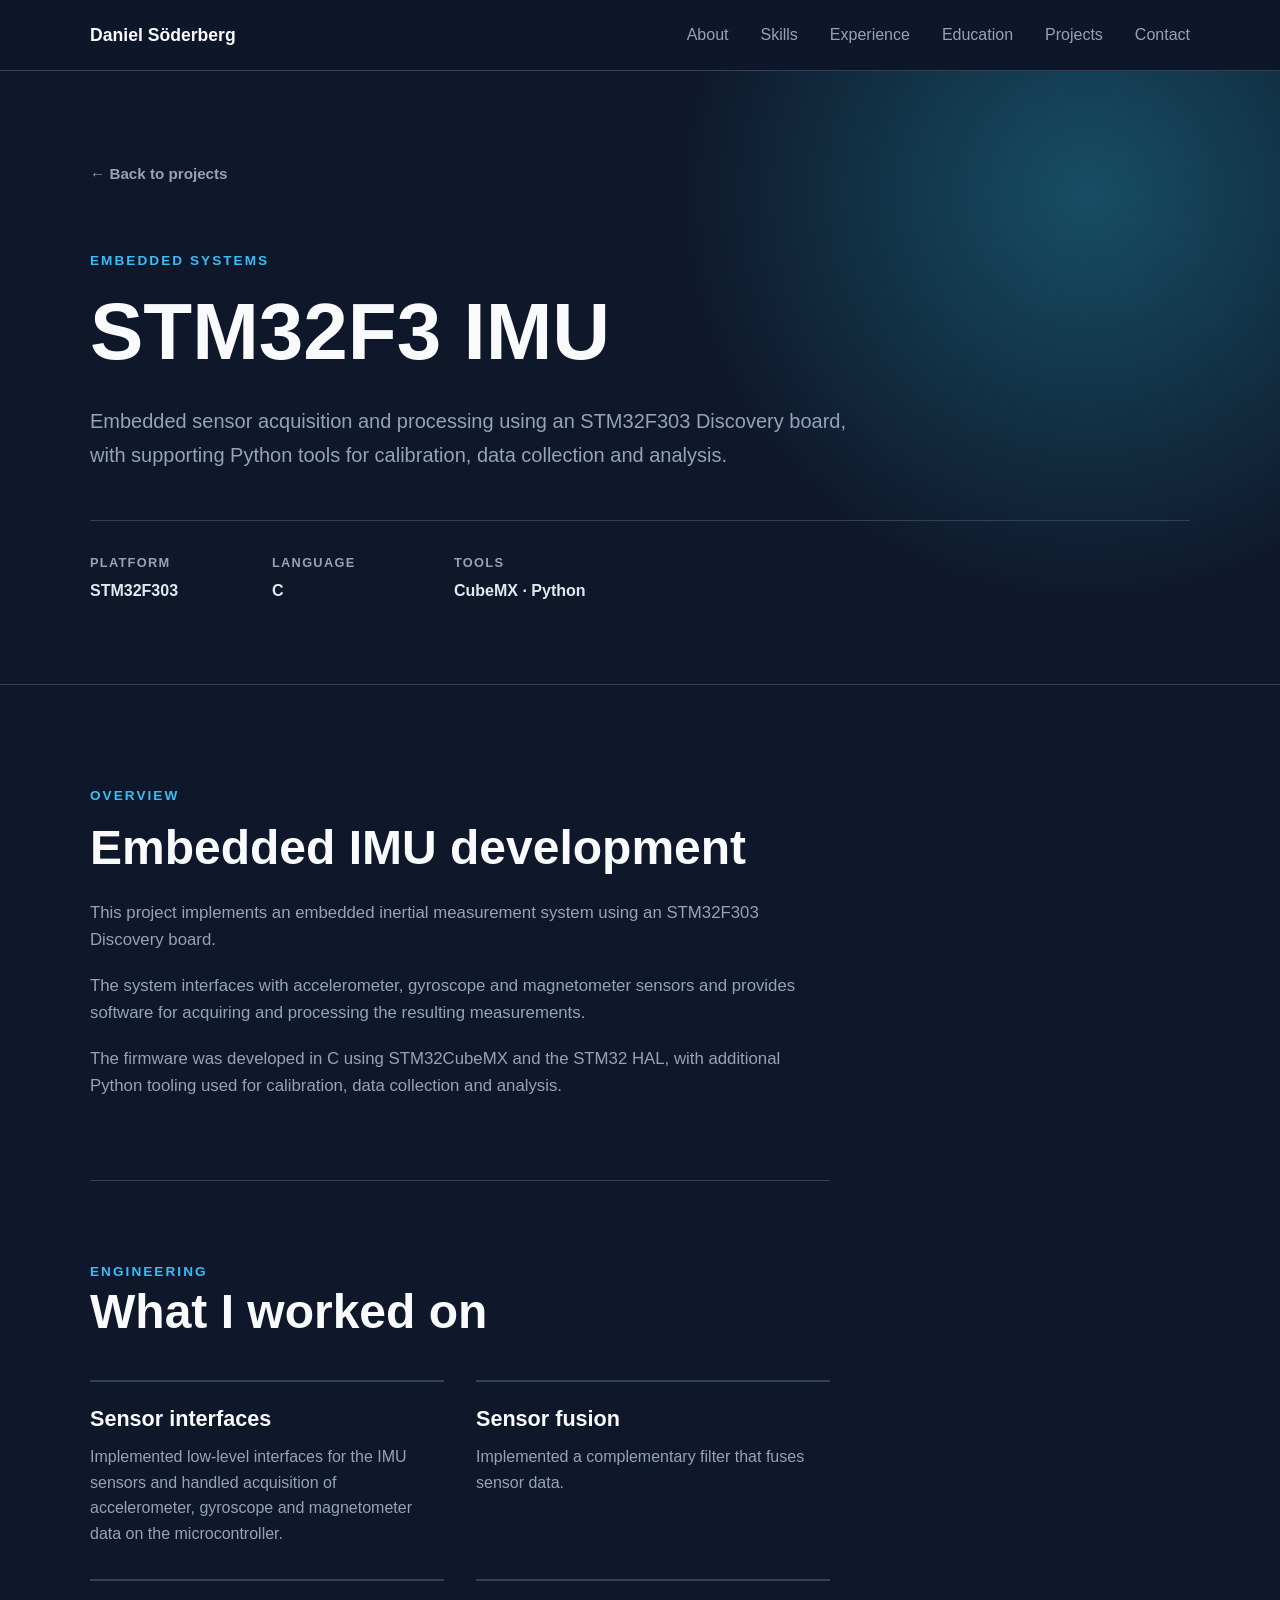
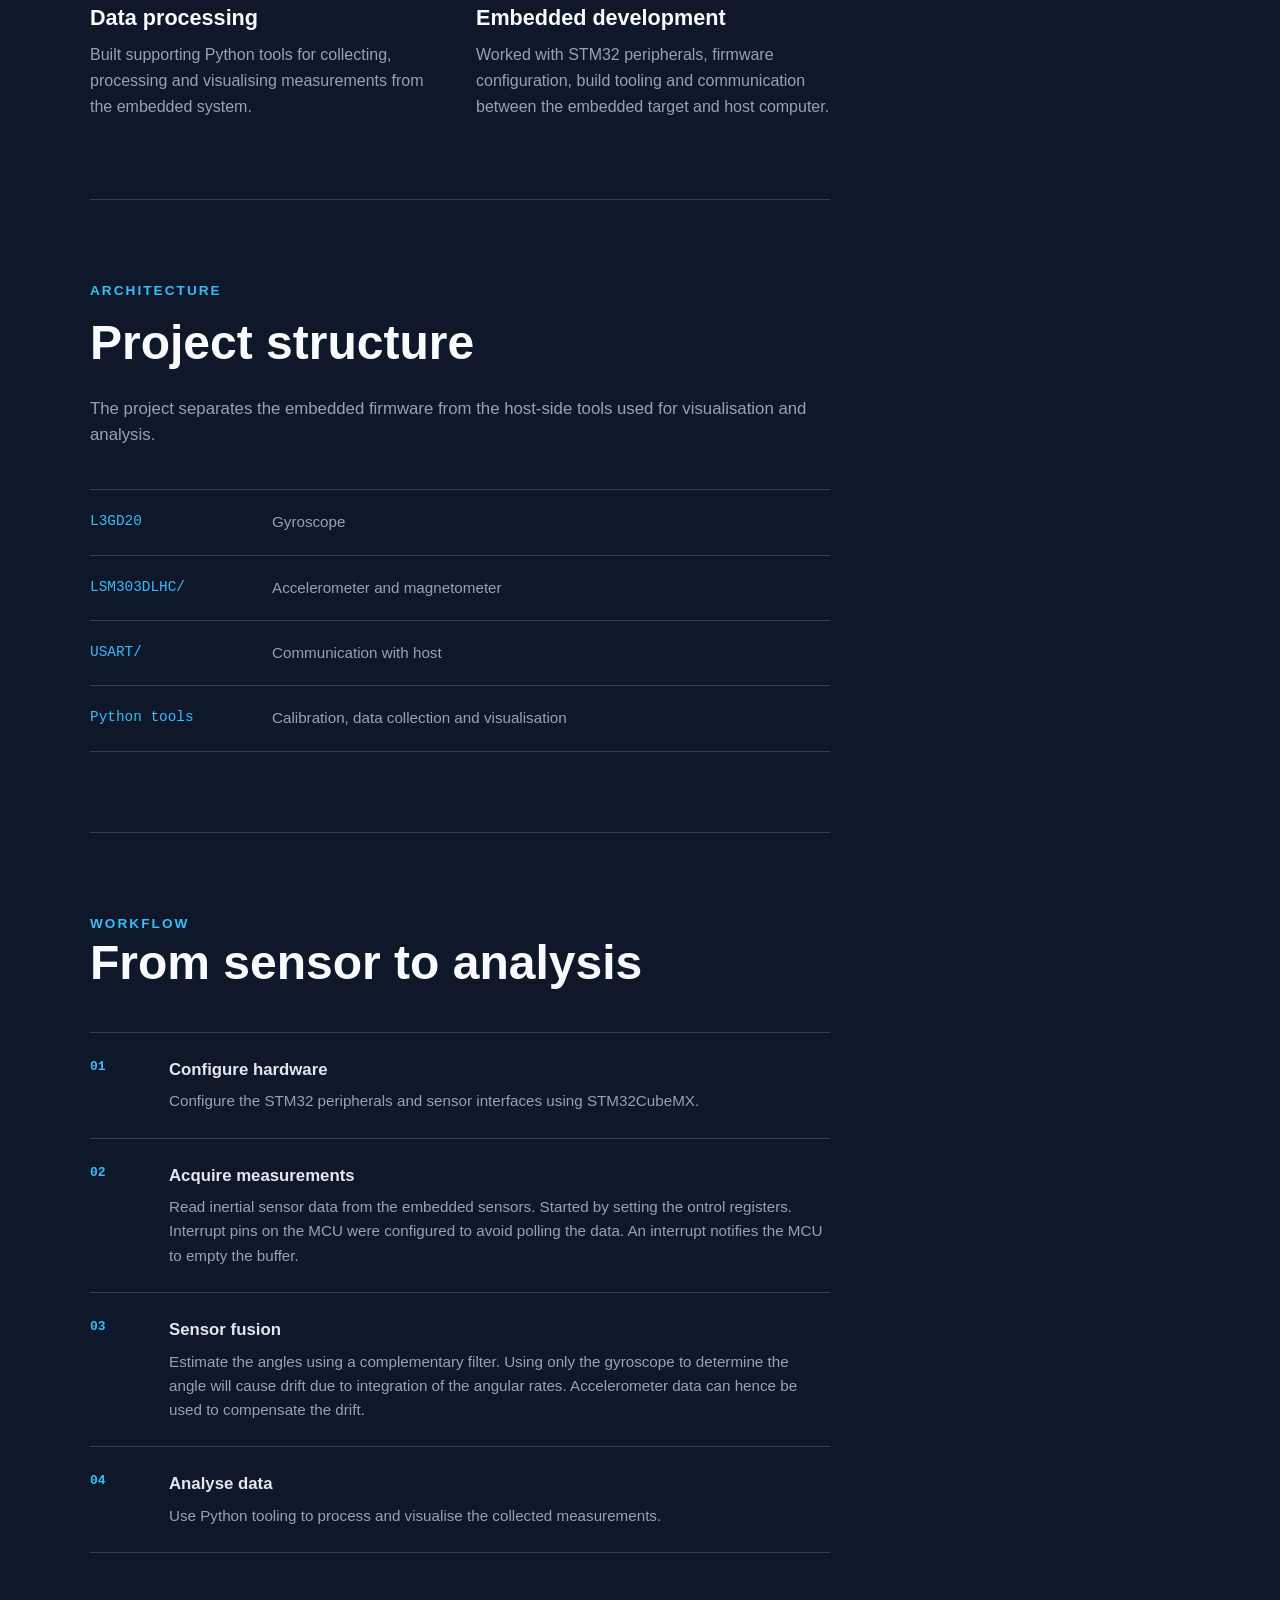
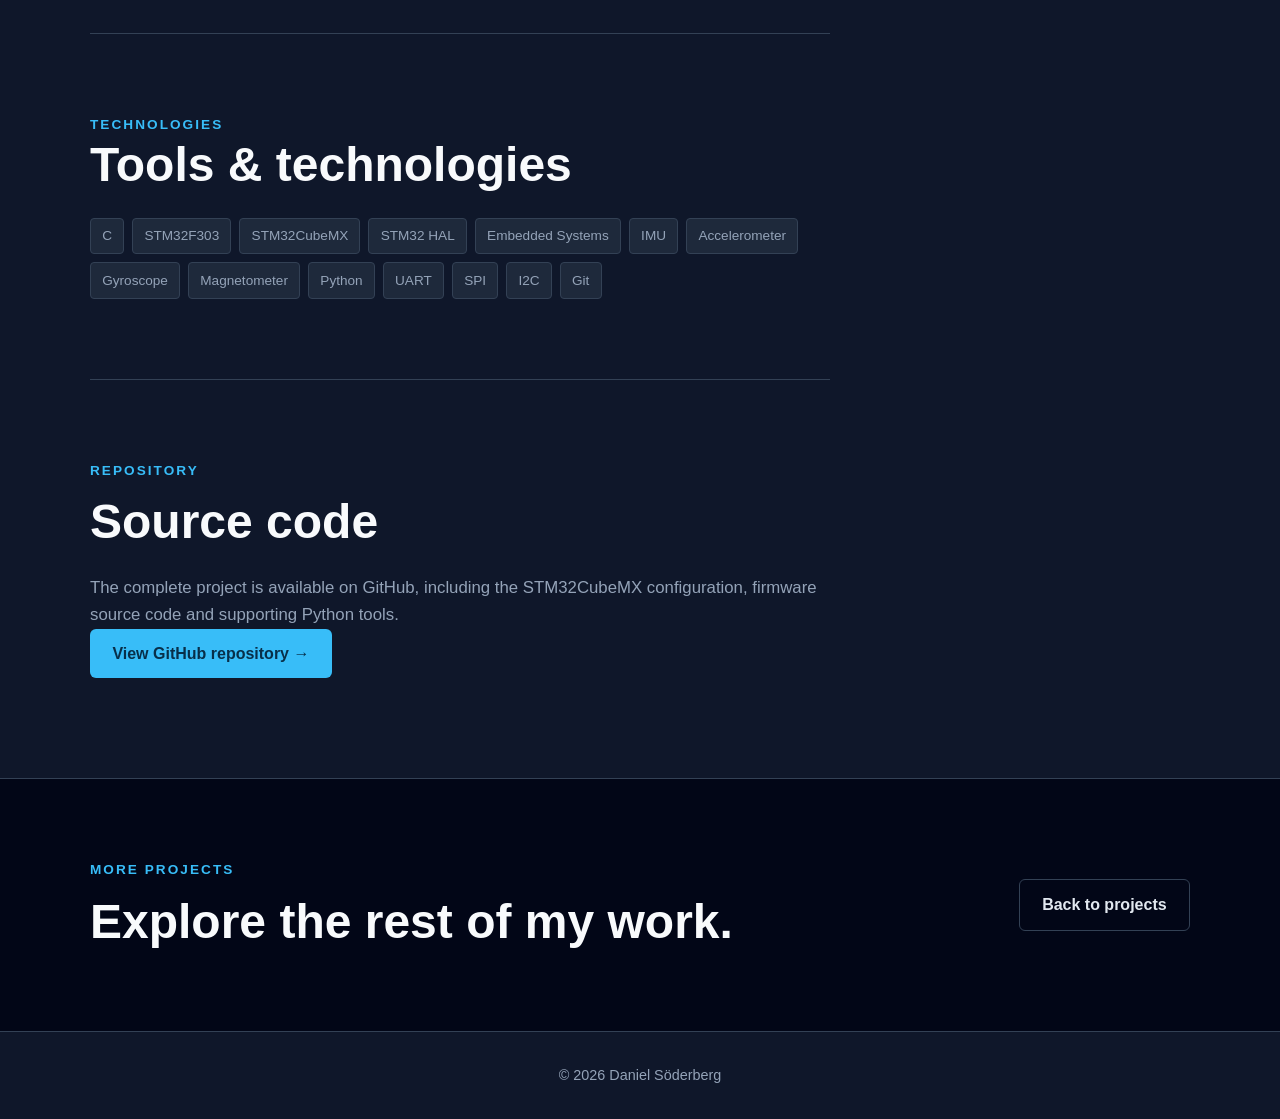
<file: projects/imu/index.html>
<!DOCTYPE html>
<html lang="en">

<head>

    <meta charset="UTF-8">

    <meta
        name="viewport"
        content="width=device-width, initial-scale=1.0"
    >

    <title>
        STM32F3 IMU | Daniel Söderberg
    </title>

    <meta
        name="description"
        content="Embedded IMU project developed using an STM32F303 Discovery board, including sensor drivers, calibration, data collection and Python-based analysis."
    >

    <link
        rel="stylesheet"
        href="../../css/style.css"
    >

</head>


<body>

    <header class="site-header">

        <nav class="navbar container">

            <a href="../../" class="logo">
                Daniel Söderberg
            </a>

            <ul class="nav-links">

                <li><a href="../../#about">About</a></li>
                <li><a href="../../#skills">Skills</a></li>
                <li><a href="../../#experience">Experience</a></li>
                <li><a href="../../#education">Education</a></li>
                <li><a href="../../#projects">Projects</a></li>
                <li><a href="../../#contact">Contact</a></li>

            </ul>

        </nav>

    </header>


    <main>

        <!-- Project Header -->

        <section class="project-header">

            <div class="container">

                <a
                    href="../../#projects"
                    class="back-link"
                >
                    ← Back to projects
                </a>

                <p class="section-label">
                    Embedded Systems
                </p>

                <h1>
                    STM32F3 IMU
                </h1>

                <p class="project-lead">
                    Embedded sensor acquisition and processing using
                    an STM32F303 Discovery board, with supporting
                    Python tools for calibration, data collection
                    and analysis.
                </p>

                <div class="project-meta">

                    <div>
                        <span>Platform</span>
                        <strong>STM32F303</strong>
                    </div>

                    <div>
                        <span>Language</span>
                        <strong>C</strong>
                    </div>

                    <div>
                        <span>Tools</span>
                        <strong>CubeMX · Python</strong>
                    </div>

                </div>

            </div>

        </section>


        <!-- Project Content -->

        <section class="section">

            <div class="container project-layout">

                <div class="project-main">

                    <!-- Overview -->

                    <section class="project-section">

                        <p class="section-label">
                            Overview
                        </p>

                        <h2>
                            Embedded IMU development
                        </h2>

                        <p>
                            This project implements an embedded inertial
                            measurement system using an STM32F303
                            Discovery board.
                        </p>

                        <p>
                            The system interfaces with accelerometer,
                            gyroscope and magnetometer sensors and
                            provides software for acquiring and
                            processing the resulting measurements.
                        </p>

                        <p>
                            The firmware was developed in C using
                            STM32CubeMX and the STM32 HAL, with
                            additional Python tooling used for
                            calibration, data collection and analysis.
                        </p>

                    </section>


                    <!-- Engineering -->

                    <section class="project-section">

                        <p class="section-label">
                            Engineering
                        </p>

                        <h2>
                            What I worked on
                        </h2>

                        <div class="project-points">

                            <article>

                                <h3>
                                    Sensor interfaces
                                </h3>

                                <p>
                                    Implemented low-level interfaces
                                    for the IMU sensors and handled
                                    acquisition of accelerometer,
                                    gyroscope and magnetometer data
                                    on the microcontroller.
                                </p>

                            </article>


                            <article>

                                <h3>
                                    Sensor fusion
                                </h3>

                                <p>
                                    Implemented a complementary 
                                    filter that fuses sensor
                                    data.
                                </p>

                            </article>


                            <article>

                                <h3>
                                    Data processing
                                </h3>

                                <p>
                                    Built supporting Python tools for
                                    collecting, processing and
                                    visualising measurements from
                                    the embedded system.
                                </p>

                            </article>


                            <article>

                                <h3>
                                    Embedded development
                                </h3>

                                <p>
                                    Worked with STM32 peripherals,
                                    firmware configuration, build
                                    tooling and communication between
                                    the embedded target and host
                                    computer.
                                </p>

                            </article>

                        </div>

                    </section>


                    <!-- Architecture -->

                    <section class="project-section">

                        <p class="section-label">
                            Architecture
                        </p>

                        <h2>
                            Project structure
                        </h2>

                        <p>
                            The project separates the embedded
                            firmware from the host-side tools used
                            for visualisation and analysis.
                        </p>

                        <div class="architecture-list">

                            <div>
                                <code>L3GD20</code>
                                <span>
                                    Gyroscope
                                </span>
                            </div>

                            <div>
                                <code>LSM303DLHC/</code>
                                <span>
                                    Accelerometer and magnetometer
                                </span>
                            </div>

                            <div>
                                <code>USART/</code>
                                <span>
                                    Communication with host
                                </span>
                            </div>

                            <div>
                                <code>Python tools</code>
                                <span>
                                    Calibration, data collection
                                    and visualisation
                                </span>
                            </div>

                        </div>

                    </section>


                    <!-- Workflow -->

                    <section class="project-section">

                        <p class="section-label">
                            Workflow
                        </p>

                        <h2>
                            From sensor to analysis
                        </h2>

                        <ol class="workflow">

                            <li>
                                <span>01</span>

                                <div>
                                    <strong>
                                        Configure hardware
                                    </strong>

                                    <p>
                                        Configure the STM32 peripherals
                                        and sensor interfaces using
                                        STM32CubeMX.
                                    </p>
                                </div>

                            </li>


                            <li>
                                <span>02</span>

                                <div>
                                    <strong>
                                        Acquire measurements
                                    </strong>

                                    <p>
                                        Read inertial sensor data from
                                        the embedded sensors. Started by 
                                        setting the ontrol registers.
                                        Interrupt pins on the MCU were configured 
                                        to avoid polling the data. An 
                                        interrupt notifies the MCU to 
                                        empty the buffer. 
                                    </p>
                                </div>

                            </li>
                            


                            <li>
                                <span>03</span>

                                <div>
                                    <strong>
                                        Sensor fusion
                                    </strong>

                                    <p>
                                        Estimate the angles using 
                                        a complementary filter. 
                                        Using only the gyroscope to 
                                        determine the angle will cause 
                                        drift due to integration of 
                                        the angular rates. Accelerometer
                                        data can hence be used to
                                        compensate the drift.
                                    </p>
                                </div>

                            </li>


                            <li>
                                <span>04</span>

                                <div>
                                    <strong>
                                        Analyse data
                                    </strong>

                                    <p>
                                        Use Python tooling to process
                                        and visualise the collected
                                        measurements.
                                    </p>
                                </div>

                            </li>

                        </ol>

                    </section>


                    <!-- Technologies -->

                    <section class="project-section">

                        <p class="section-label">
                            Technologies
                        </p>

                        <h2>
                            Tools & technologies
                        </h2>

                        <ul class="technology-list">

                            <li>C</li>
                            <li>STM32F303</li>
                            <li>STM32CubeMX</li>
                            <li>STM32 HAL</li>
                            <li>Embedded Systems</li>
                            <li>IMU</li>
                            <li>Accelerometer</li>
                            <li>Gyroscope</li>
                            <li>Magnetometer</li>
                            <li>Python</li>
                            <li>UART</li>
                            <li>SPI</li>
                            <li>I2C</li>
                            <li>Git</li>

                        </ul>

                    </section>


                    <!-- Repository -->

                    <section class="project-section">

                        <p class="section-label">
                            Repository
                        </p>

                        <h2>
                            Source code
                        </h2>

                        <p>
                            The complete project is available on GitHub,
                            including the STM32CubeMX configuration,
                            firmware source code and supporting Python
                            tools.
                        </p>

                        <a
                            href="https://github.com/Daniel-Soderberg/IMU"
                            target="_blank"
                            rel="noopener noreferrer"
                            class="button button-primary"
                        >
                            View GitHub repository →
                        </a>

                    </section>

                </div>

            </div>

        </section>


        <!-- More Projects -->

        <section class="project-next">

            <div class="container">

                <div class="project-next-content">

                    <div>

                        <p class="section-label">
                            More projects
                        </p>

                        <h2>
                            Explore the rest of my work.
                        </h2>

                    </div>

                    <a
                        href="../../#projects"
                        class="button button-secondary"
                    >
                        Back to projects
                    </a>

                </div>

            </div>

        </section>

    </main>


    <footer class="site-footer">

        <div class="container">

            <p>
                © 2026 Daniel Söderberg
            </p>

        </div>

    </footer>


    <script src="../../js/main.js"></script>

</body>

</html>
</file>
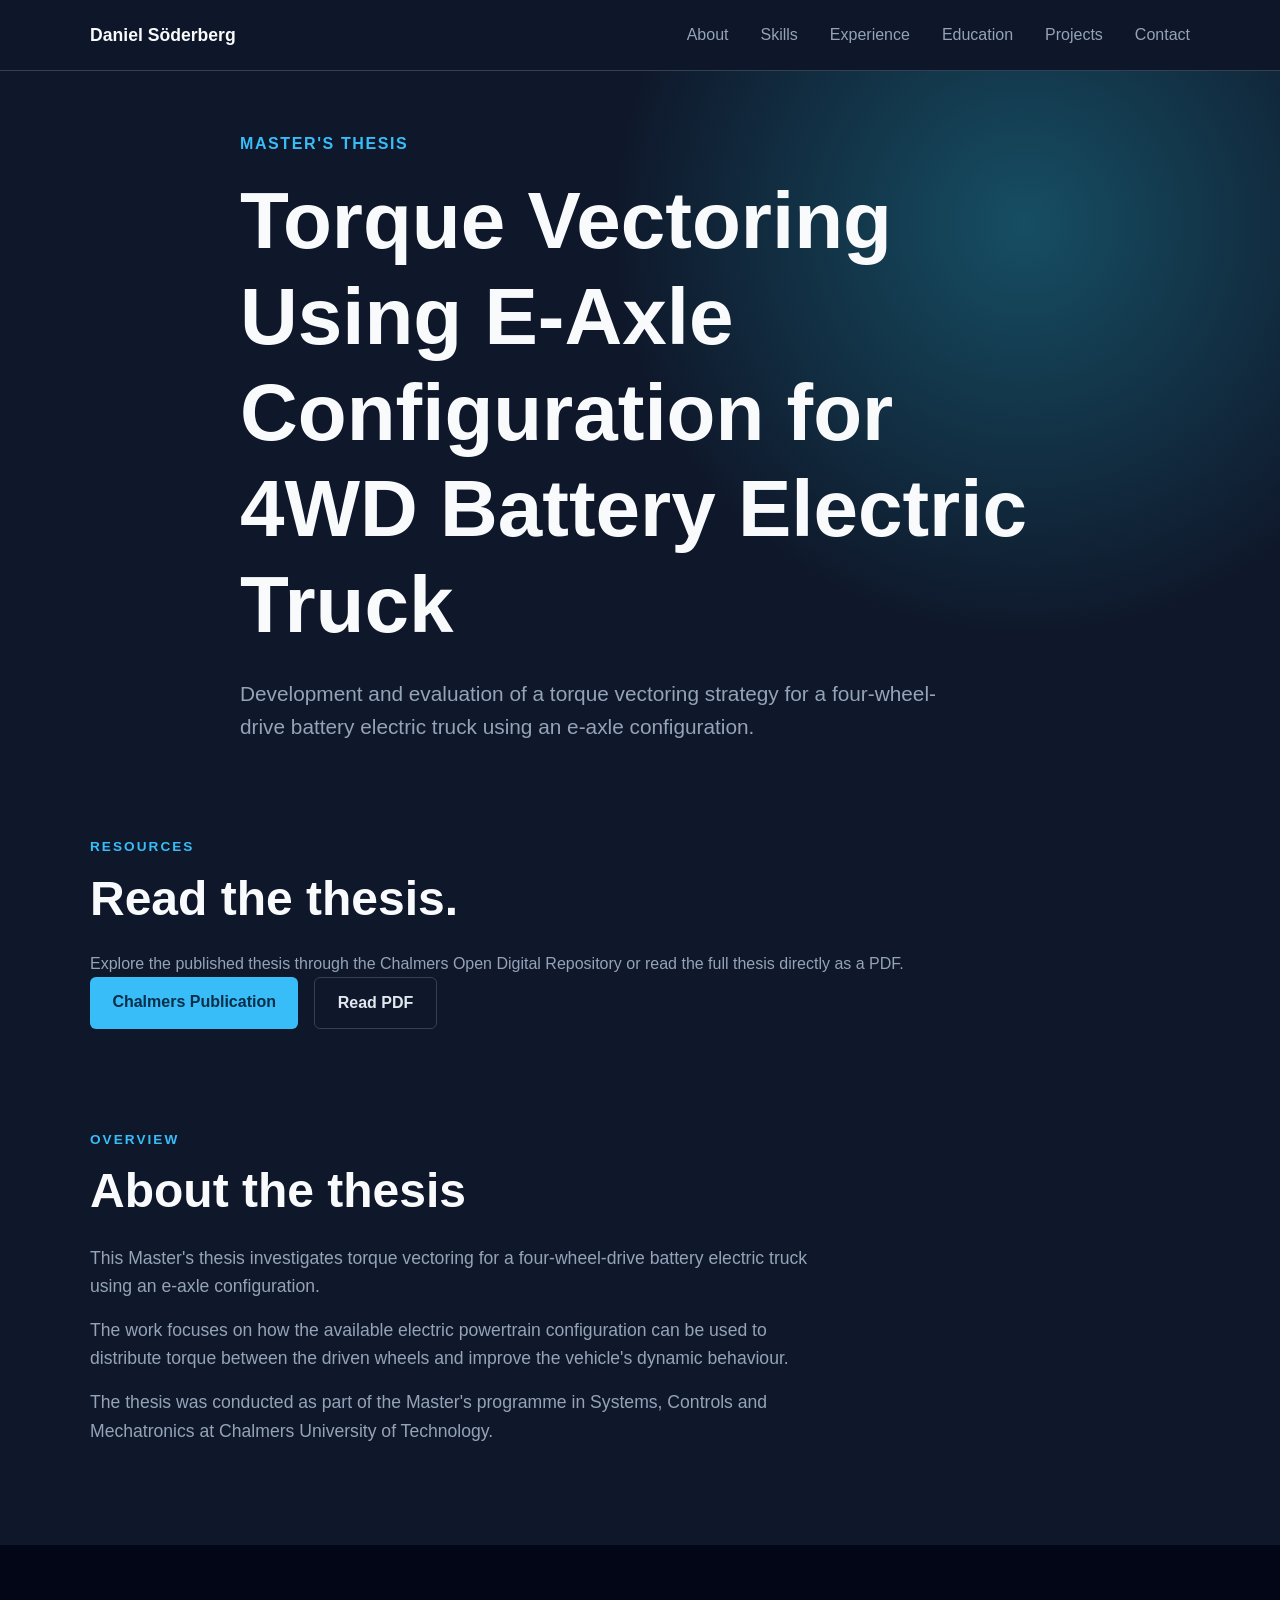
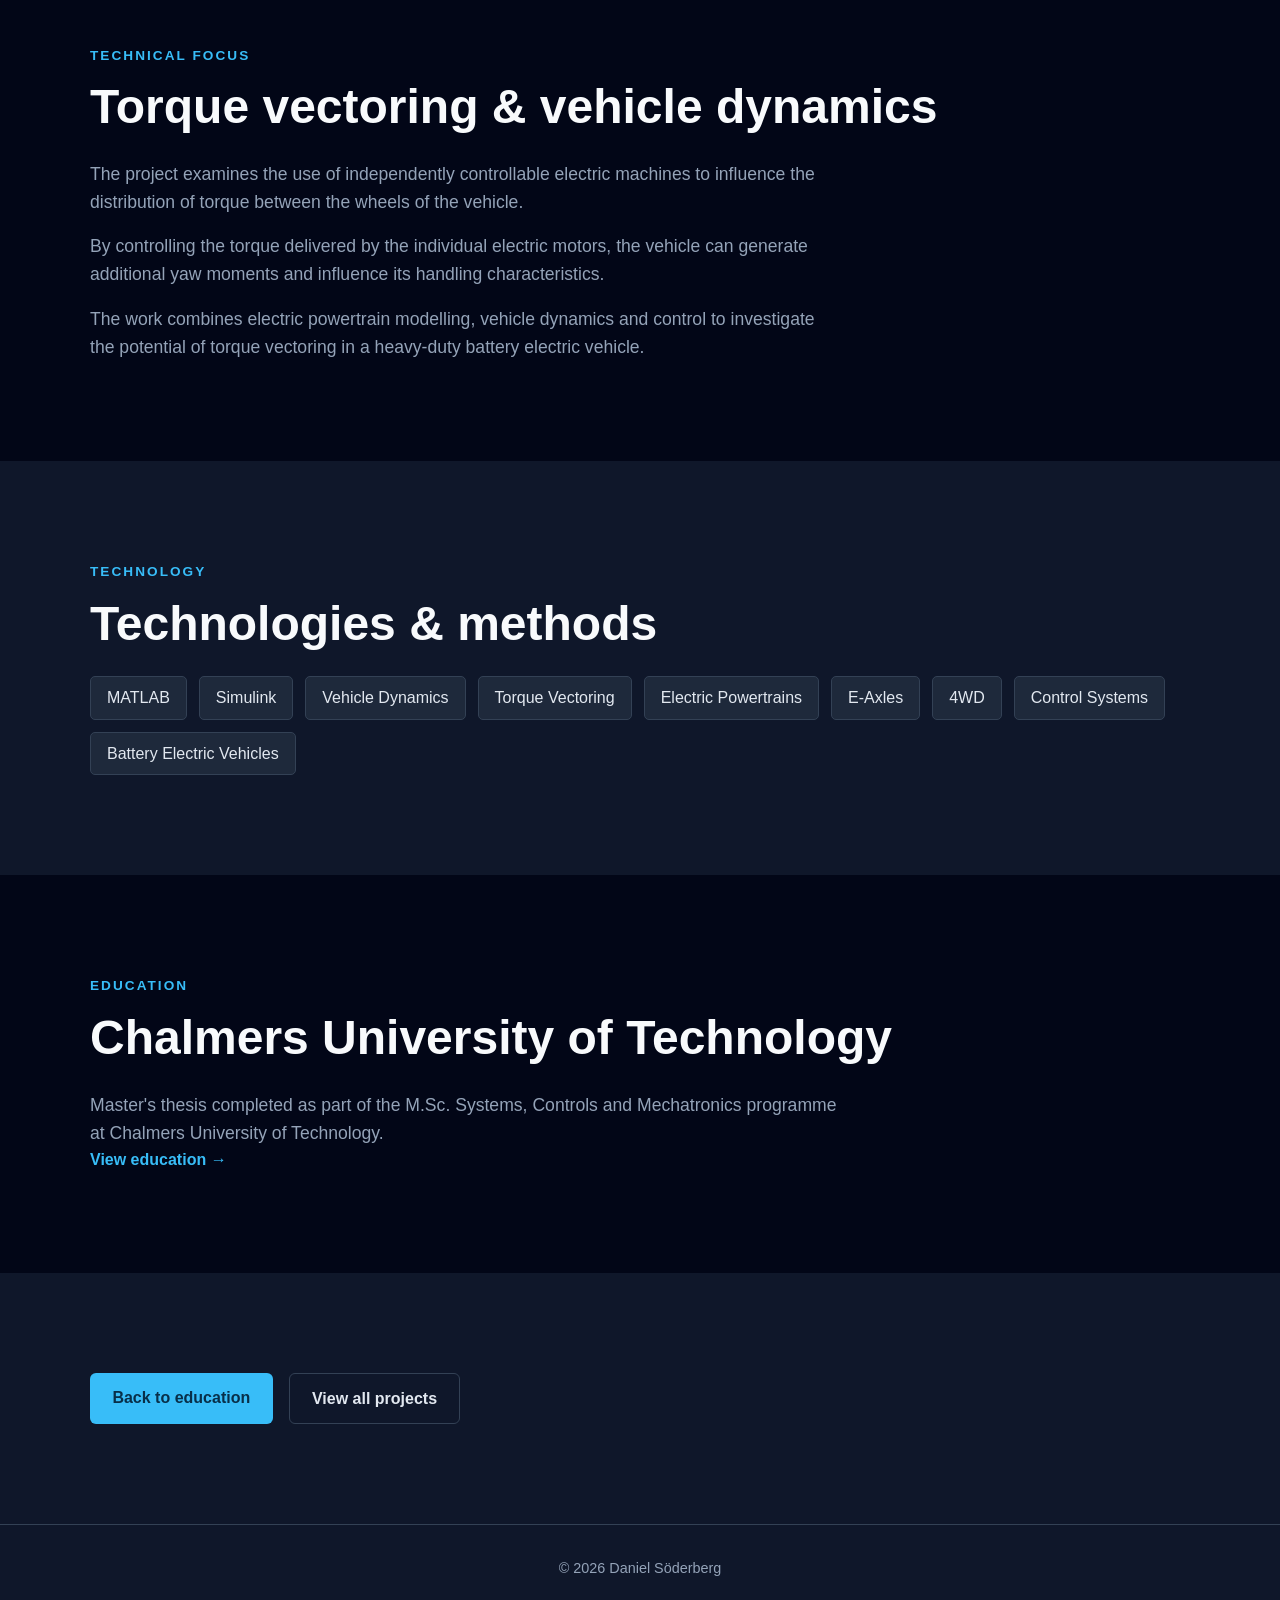
<file: projects/master-thesis/index.html>
<!DOCTYPE html>
<html lang="en">

<head>

    <meta charset="UTF-8">

    <meta
        name="viewport"
        content="width=device-width, initial-scale=1.0"
    >

    <title>
        Torque Vectoring Using E-Axle Configuration for 4WD Battery Electric Truck | Daniel Söderberg
    </title>

    <meta
        name="description"
        content="Master's thesis project on torque vectoring using an e-axle configuration for a 4WD battery electric truck."
    >

    <link
        rel="stylesheet"
        href="../../css/style.css"
    >

</head>


<body>

    <!-- Navigation -->

    <header class="site-header">

        <nav class="navbar container">

            <a href="../../" class="logo">
                Daniel Söderberg
            </a>

            <ul class="nav-links">

                <li>
                    <a href="../../#about">
                        About
                    </a>
                </li>

                <li>
                    <a href="../../#skills">
                        Skills
                    </a>
                </li>

                <li>
                    <a href="../../#experience">
                        Experience
                    </a>
                </li>

                <li>
                    <a href="../../#education">
                        Education
                    </a>
                </li>

                <li>
                    <a href="../../#projects">
                        Projects
                    </a>
                </li>

                <li>
                    <a href="../../#contact">
                        Contact
                    </a>
                </li>

            </ul>

        </nav>

    </header>


    <main>

        <!-- Project Hero -->

        <section class="hero project-hero">

            <div class="container hero-content">

                <p class="eyebrow">
                    Master's Thesis
                </p>

                <h1>
                    Torque Vectoring Using E-Axle Configuration for 4WD Battery Electric Truck
                </h1>

                <p class="hero-description">
                    Development and evaluation of a torque vectoring
                    strategy for a four-wheel-drive battery electric
                    truck using an e-axle configuration.
                </p>

            </div>

        </section>


        <!-- Project Resources -->

        <section class="project-resources">

            <div class="container">

                <div class="resources-content">

                    <div>

                        <p class="section-label">
                            Resources
                        </p>

                        <h2>
                            Read the thesis.
                        </h2>

                        <p>
                            Explore the published thesis through the
                            Chalmers Open Digital Repository or read
                            the full thesis directly as a PDF.
                        </p>

                    </div>


                    <div class="hero-buttons">

                        <a
                            href="https://odr.chalmers.se/items/349ade26-c701-4b27-846d-5b80da922a71"
                            target="_blank"
                            rel="noopener noreferrer"
                            class="button button-primary"
                        >
                            Chalmers Publication
                        </a>

                        <a
                            href="https://odr.chalmers.se/server/api/core/bitstreams/508f577f-0c7e-4251-b665-d08675f83fe3/content"
                            target="_blank"
                            rel="noopener noreferrer"
                            class="button button-secondary"
                        >
                            Read PDF
                        </a>

                    </div>

                </div>

            </div>

        </section>


        <!-- Project Overview -->

        <section class="section">

            <div class="container">

                <p class="section-label">
                    Overview
                </p>

                <h2>
                    About the thesis
                </h2>

                <div class="about-content">

                    <p>
                        This Master's thesis investigates torque vectoring
                        for a four-wheel-drive battery electric truck using
                        an e-axle configuration.
                    </p>

                    <p>
                        The work focuses on how the available electric
                        powertrain configuration can be used to distribute
                        torque between the driven wheels and improve the
                        vehicle's dynamic behaviour.
                    </p>

                    <p>
                        The thesis was conducted as part of the Master's
                        programme in Systems, Controls and Mechatronics
                        at Chalmers University of Technology.
                    </p>

                </div>

            </div>

        </section>


        <!-- Technical Approach -->

        <section class="section section-dark">

            <div class="container">

                <p class="section-label">
                    Technical focus
                </p>

                <h2>
                    Torque vectoring & vehicle dynamics
                </h2>

                <div class="about-content">

                    <p>
                        The project examines the use of independently
                        controllable electric machines to influence the
                        distribution of torque between the wheels of the
                        vehicle.
                    </p>

                    <p>
                        By controlling the torque delivered by the
                        individual electric motors, the vehicle can
                        generate additional yaw moments and influence
                        its handling characteristics.
                    </p>

                    <p>
                        The work combines electric powertrain modelling,
                        vehicle dynamics and control to investigate the
                        potential of torque vectoring in a heavy-duty
                        battery electric vehicle.
                    </p>

                </div>

            </div>

        </section>


        <!-- Technologies -->

        <section class="section">

            <div class="container">

                <p class="section-label">
                    Technology
                </p>

                <h2>
                    Technologies & methods
                </h2>

                <ul class="skill-list">

                    <li>MATLAB</li>
                    <li>Simulink</li>
                    <li>Vehicle Dynamics</li>
                    <li>Torque Vectoring</li>
                    <li>Electric Powertrains</li>
                    <li>E-Axles</li>
                    <li>4WD</li>
                    <li>Control Systems</li>
                    <li>Battery Electric Vehicles</li>

                </ul>

            </div>

        </section>


        <!-- Education -->

        <section class="section section-dark">

            <div class="container">

                <p class="section-label">
                    Education
                </p>

                <h2>
                    Chalmers University of Technology
                </h2>

                <div class="about-content">

                    <p>
                        Master's thesis completed as part of the
                        M.Sc. Systems, Controls and Mechatronics
                        programme at Chalmers University of Technology.
                    </p>

                </div>

                <a
                    href="../../education/"
                    class="project-link"
                >
                    View education →
                </a>

            </div>

        </section>


        <!-- Project Navigation -->

        <section class="section">

            <div class="container">

                <div class="hero-buttons">

                    <a
                        href="../../education/"
                        class="button button-primary"
                    >
                        Back to education
                    </a>

                    <a
                        href="../../#projects"
                        class="button button-secondary"
                    >
                        View all projects
                    </a>

                </div>

            </div>

        </section>

    </main>


    <!-- Footer -->

    <footer class="site-footer">

        <div class="container">

            <p>
                © 2026 Daniel Söderberg
            </p>

        </div>

    </footer>


    <script src="../../js/main.js"></script>

</body>

</html>
</file>
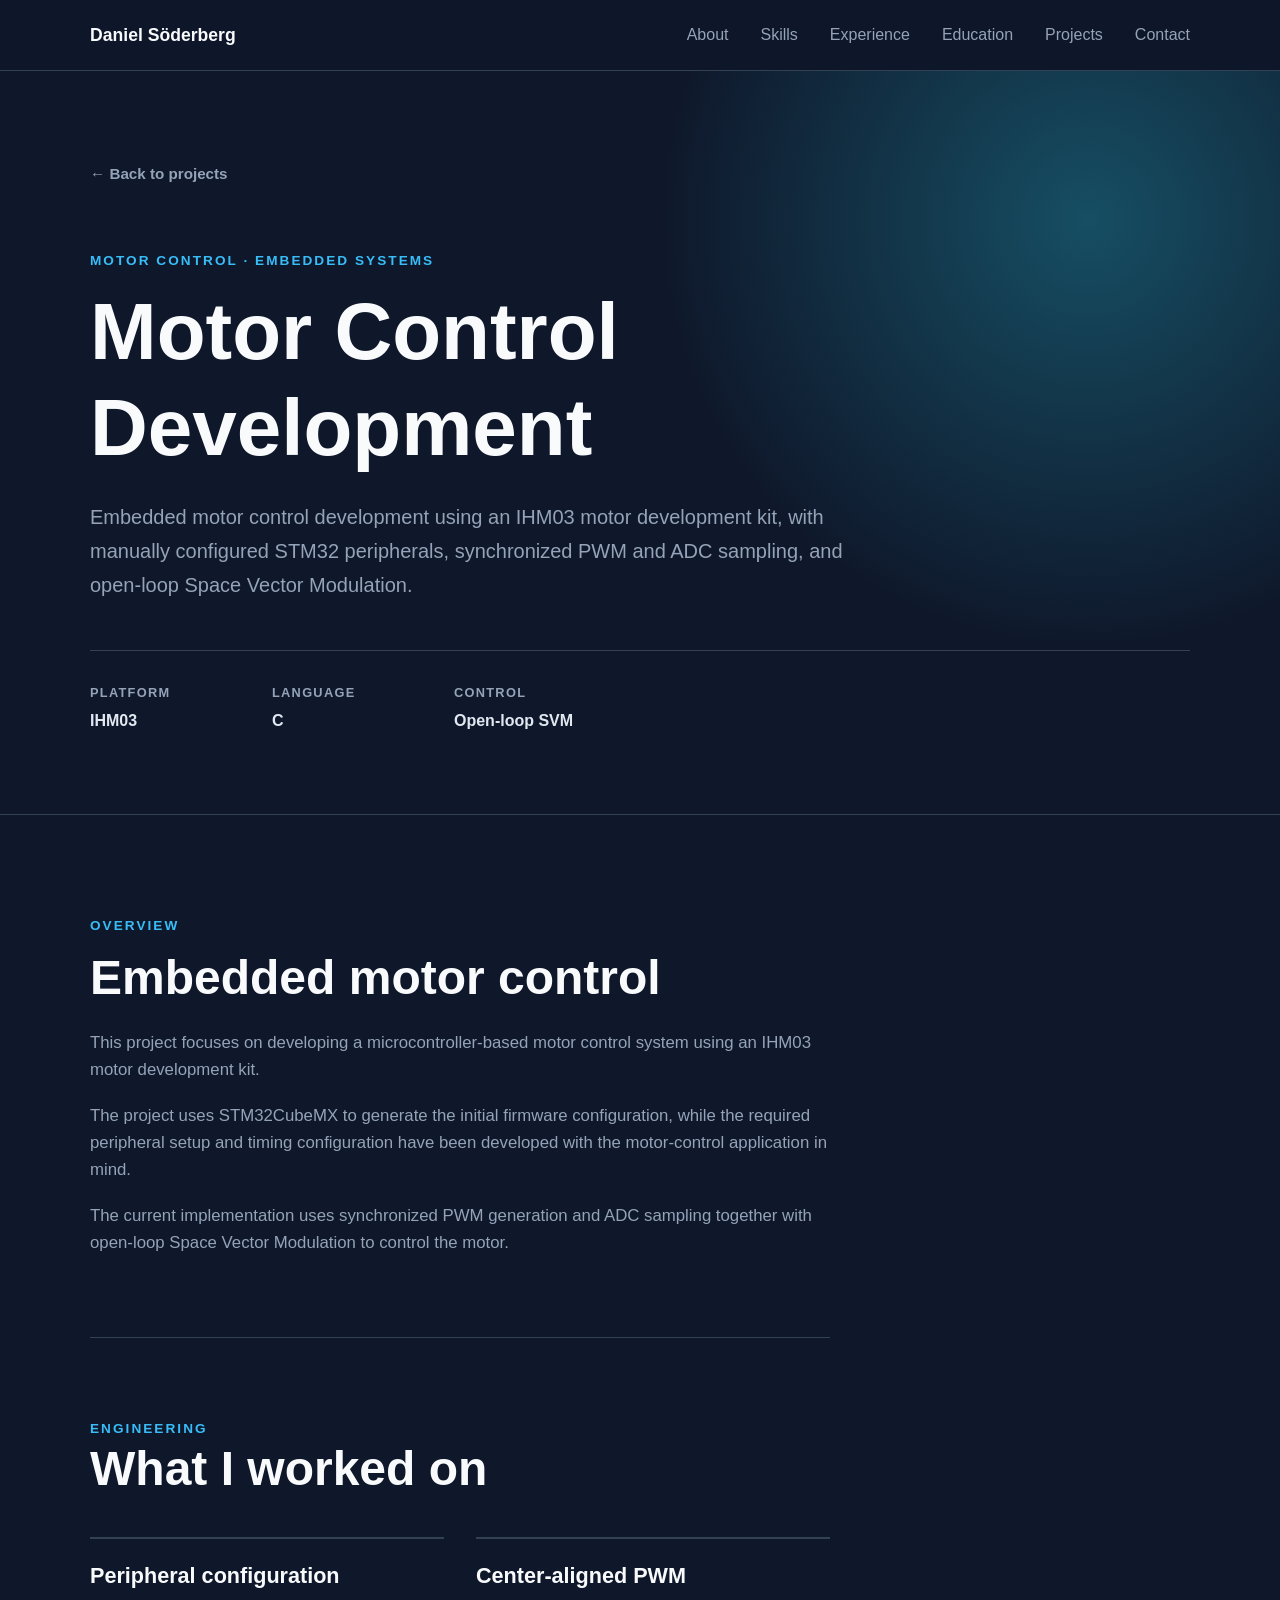
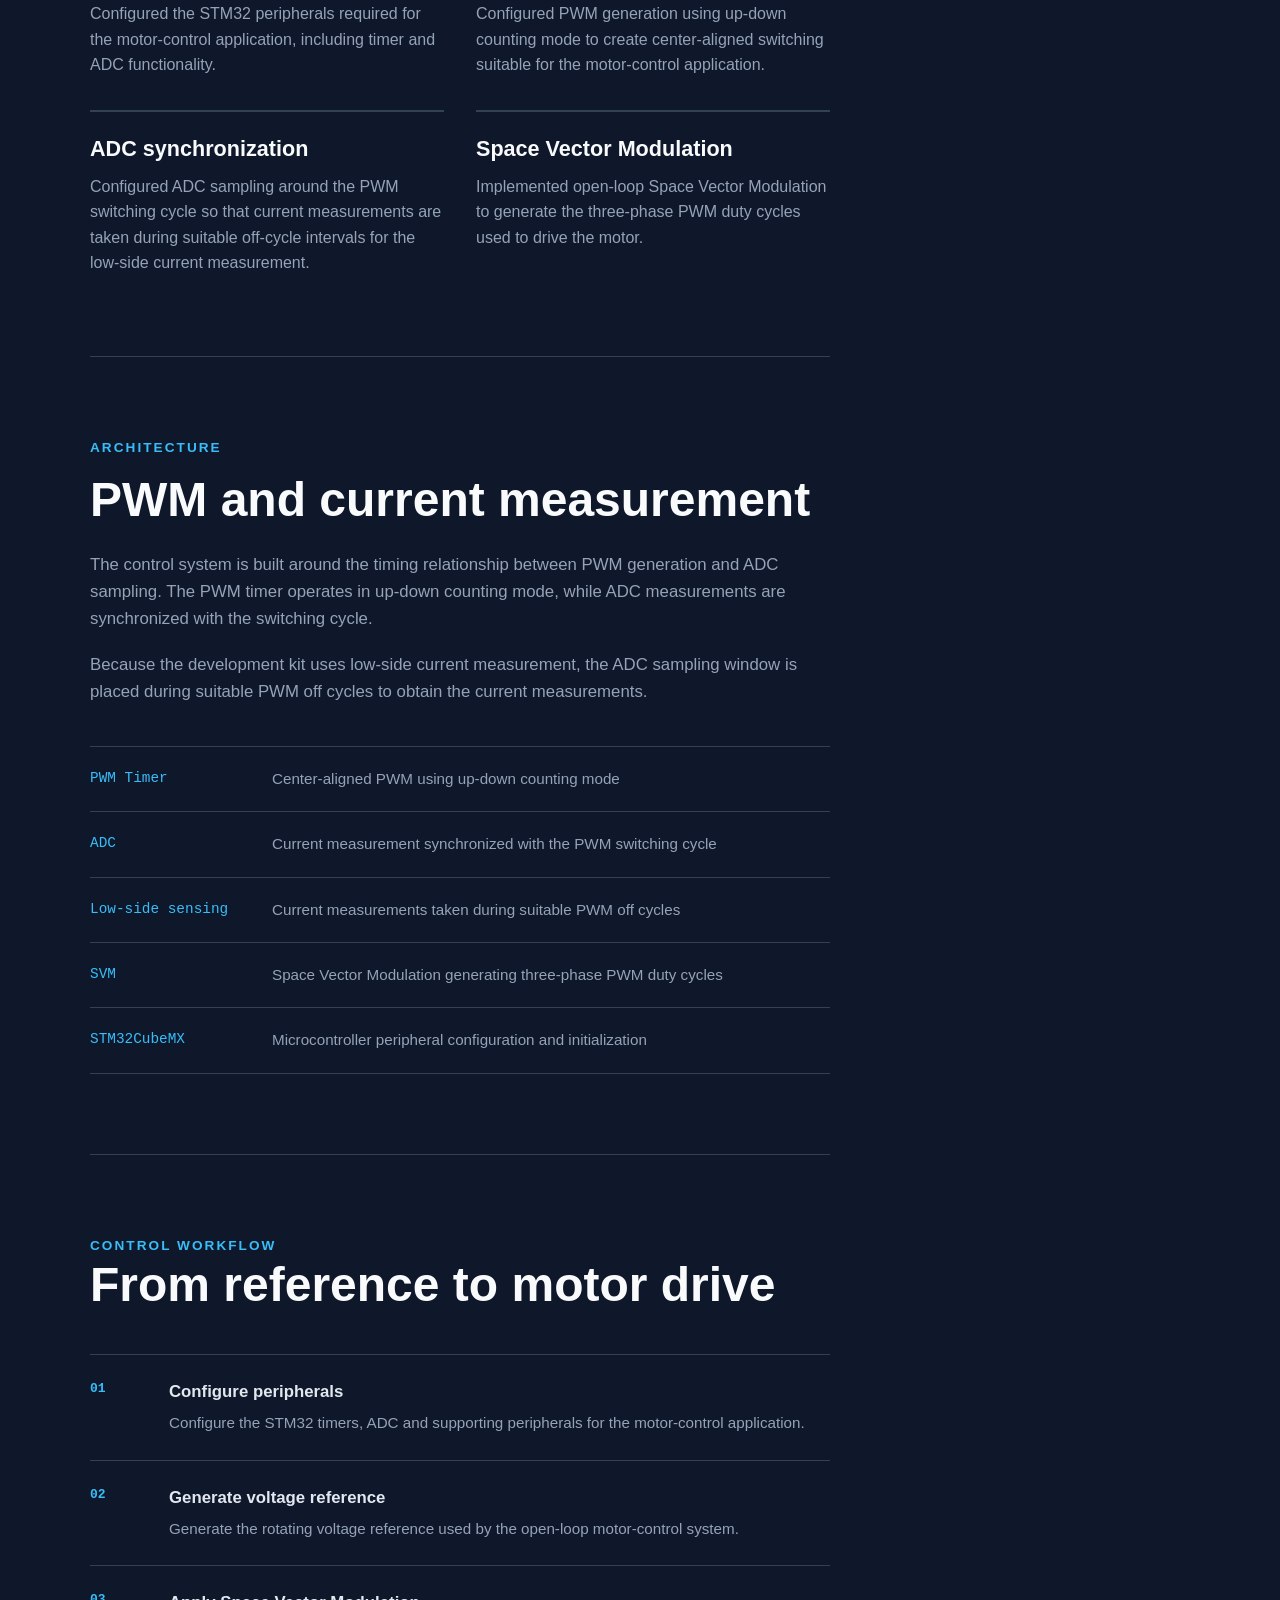
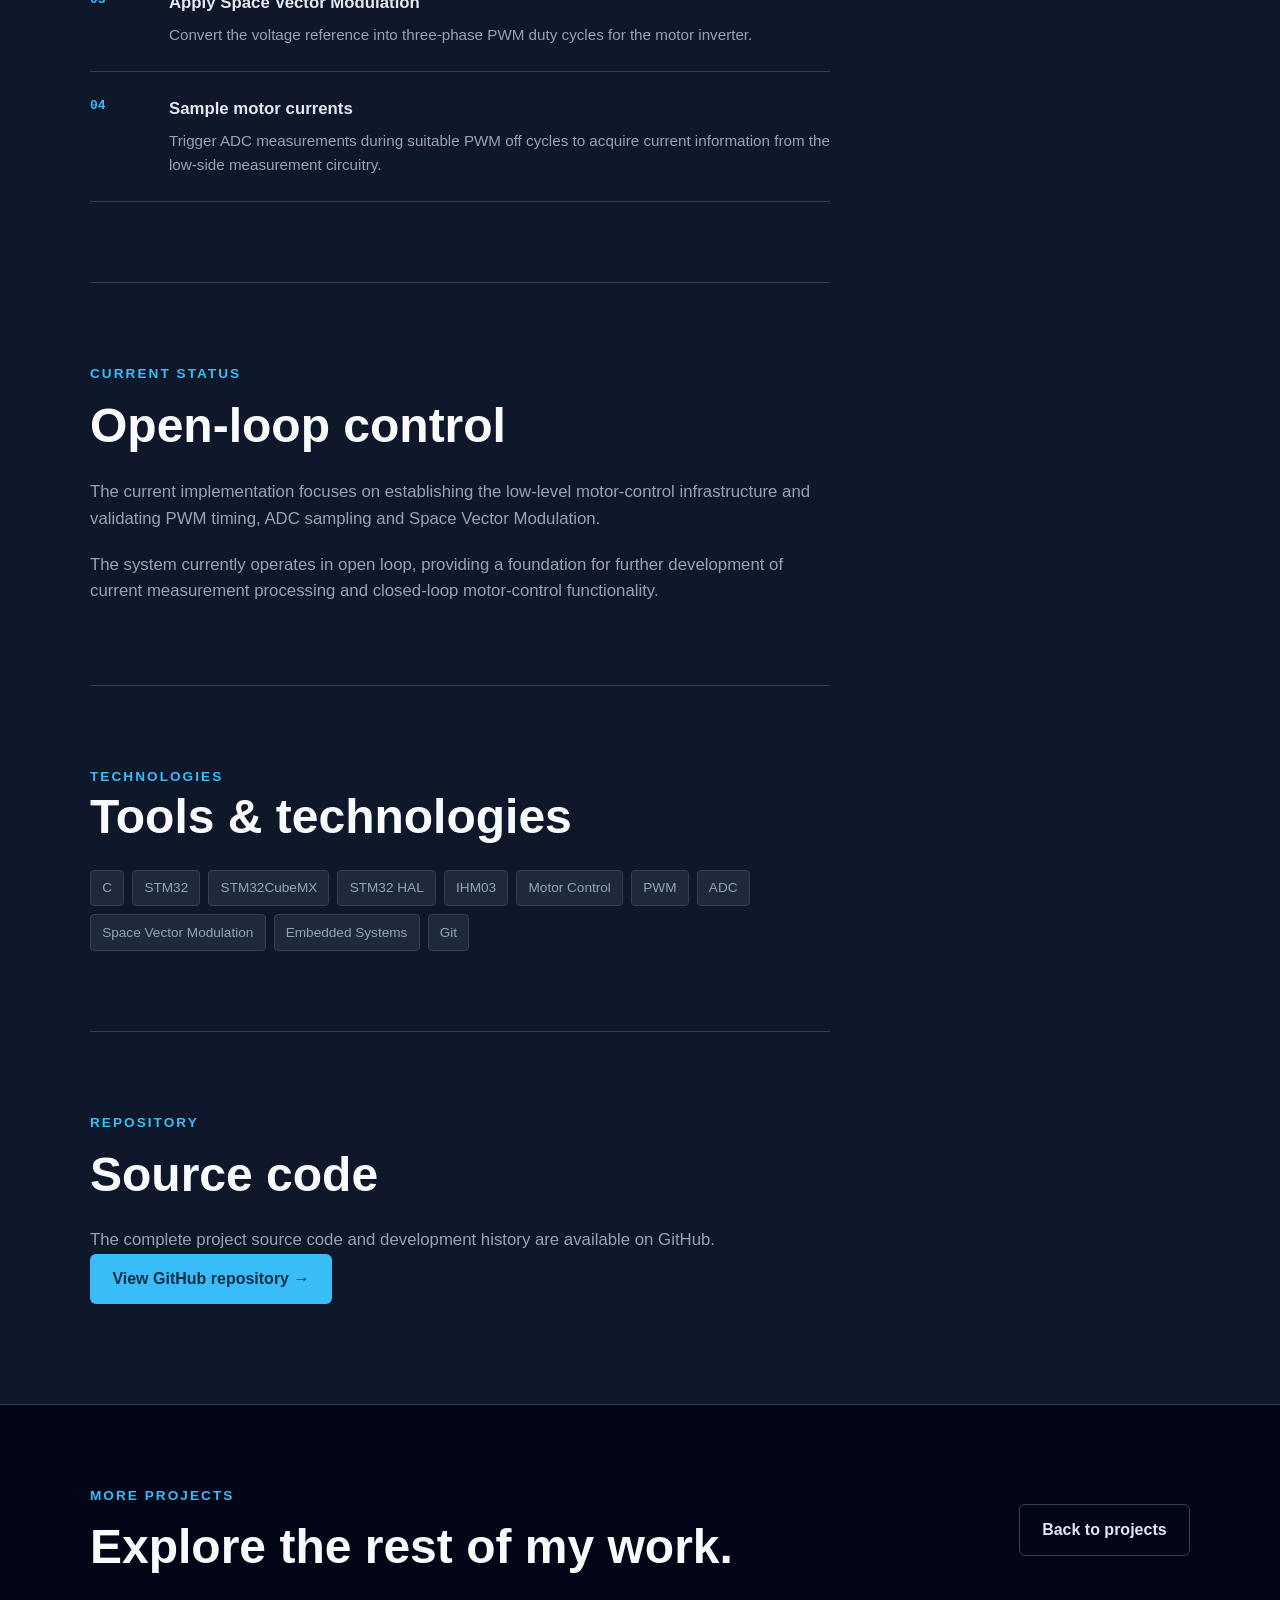
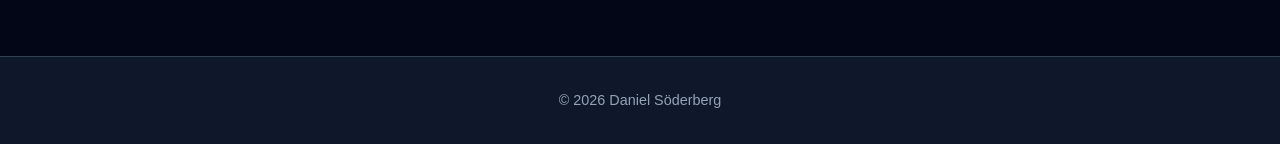
<file: projects/motorcontrol/index.html>
<!DOCTYPE html>
<html lang="en">

<head>

    <meta charset="UTF-8">

    <meta
        name="viewport"
        content="width=device-width, initial-scale=1.0"
    >

    <title>
        Motor Control Development | Daniel Söderberg
    </title>

    <meta
        name="description"
        content="Embedded motor control development using an IHM03 motor development kit, synchronized PWM and ADC sampling, and open-loop Space Vector Modulation."
    >

    <link
        rel="stylesheet"
        href="../../css/style.css"
    >

</head>


<body>

    <header class="site-header">

        <nav class="navbar container">

            <a href="../../" class="logo">
                Daniel Söderberg
            </a>

            <ul class="nav-links">

                <li><a href="../../#about">About</a></li>
                <li><a href="../../#skills">Skills</a></li>
                <li><a href="../../#experience">Experience</a></li>
                <li><a href="../../#education">Education</a></li>
                <li><a href="../../#projects">Projects</a></li>
                <li><a href="../../#contact">Contact</a></li>

            </ul>

        </nav>

    </header>


    <main>

        <!-- Project Header -->

        <section class="project-header">

            <div class="container">

                <a
                    href="../../#projects"
                    class="back-link"
                >
                    ← Back to projects
                </a>

                <p class="section-label">
                    Motor Control · Embedded Systems
                </p>

                <h1>
                    Motor Control Development
                </h1>

                <p class="project-lead">
                    Embedded motor control development using an IHM03
                    motor development kit, with manually configured
                    STM32 peripherals, synchronized PWM and ADC
                    sampling, and open-loop Space Vector Modulation.
                </p>

                <div class="project-meta">

                    <div>
                        <span>Platform</span>
                        <strong>IHM03</strong>
                    </div>

                    <div>
                        <span>Language</span>
                        <strong>C</strong>
                    </div>

                    <div>
                        <span>Control</span>
                        <strong>Open-loop SVM</strong>
                    </div>

                </div>

            </div>

        </section>


        <!-- Project Content -->

        <section class="section">

            <div class="container project-layout">

                <div class="project-main">

                    <!-- Overview -->

                    <section class="project-section">

                        <p class="section-label">
                            Overview
                        </p>

                        <h2>
                            Embedded motor control
                        </h2>

                        <p>
                            This project focuses on developing a
                            microcontroller-based motor control system
                            using an IHM03 motor development kit.
                        </p>

                        <p>
                            The project uses STM32CubeMX to generate
                            the initial firmware configuration, while
                            the required peripheral setup and timing
                            configuration have been developed with
                            the motor-control application in mind.
                        </p>

                        <p>
                            The current implementation uses synchronized
                            PWM generation and ADC sampling together
                            with open-loop Space Vector Modulation
                            to control the motor.
                        </p>

                    </section>


                    <!-- Engineering -->

                    <section class="project-section">

                        <p class="section-label">
                            Engineering
                        </p>

                        <h2>
                            What I worked on
                        </h2>

                        <div class="project-points">

                            <article>

                                <h3>
                                    Peripheral configuration
                                </h3>

                                <p>
                                    Configured the STM32 peripherals
                                    required for the motor-control
                                    application, including timer and
                                    ADC functionality.
                                </p>

                            </article>


                            <article>

                                <h3>
                                    Center-aligned PWM
                                </h3>

                                <p>
                                    Configured PWM generation using
                                    up-down counting mode to create
                                    center-aligned switching suitable
                                    for the motor-control application.
                                </p>

                            </article>


                            <article>

                                <h3>
                                    ADC synchronization
                                </h3>

                                <p>
                                    Configured ADC sampling around the
                                    PWM switching cycle so that current
                                    measurements are taken during
                                    suitable off-cycle intervals for
                                    the low-side current measurement.
                                </p>

                            </article>


                            <article>

                                <h3>
                                    Space Vector Modulation
                                </h3>

                                <p>
                                    Implemented open-loop Space Vector
                                    Modulation to generate the three-phase
                                    PWM duty cycles used to drive the motor.
                                </p>

                            </article>

                        </div>

                    </section>


                    <!-- Architecture -->

                    <section class="project-section">

                        <p class="section-label">
                            Architecture
                        </p>

                        <h2>
                            PWM and current measurement
                        </h2>

                        <p>
                            The control system is built around the timing
                            relationship between PWM generation and ADC
                            sampling. The PWM timer operates in up-down
                            counting mode, while ADC measurements are
                            synchronized with the switching cycle.
                        </p>

                        <p>
                            Because the development kit uses low-side
                            current measurement, the ADC sampling window
                            is placed during suitable PWM off cycles to
                            obtain the current measurements.
                        </p>

                        <div class="architecture-list">

                            <div>
                                <code>PWM Timer</code>
                                <span>
                                    Center-aligned PWM using
                                    up-down counting mode
                                </span>
                            </div>

                            <div>
                                <code>ADC</code>
                                <span>
                                    Current measurement synchronized
                                    with the PWM switching cycle
                                </span>
                            </div>

                            <div>
                                <code>Low-side sensing</code>
                                <span>
                                    Current measurements taken during
                                    suitable PWM off cycles
                                </span>
                            </div>

                            <div>
                                <code>SVM</code>
                                <span>
                                    Space Vector Modulation generating
                                    three-phase PWM duty cycles
                                </span>
                            </div>

                            <div>
                                <code>STM32CubeMX</code>
                                <span>
                                    Microcontroller peripheral
                                    configuration and initialization
                                </span>
                            </div>

                        </div>

                    </section>


                    <!-- Workflow -->

                    <section class="project-section">

                        <p class="section-label">
                            Control workflow
                        </p>

                        <h2>
                            From reference to motor drive
                        </h2>

                        <ol class="workflow">

                            <li>
                                <span>01</span>

                                <div>
                                    <strong>
                                        Configure peripherals
                                    </strong>

                                    <p>
                                        Configure the STM32 timers,
                                        ADC and supporting peripherals
                                        for the motor-control
                                        application.
                                    </p>
                                </div>

                            </li>


                            <li>
                                <span>02</span>

                                <div>
                                    <strong>
                                        Generate voltage reference
                                    </strong>

                                    <p>
                                        Generate the rotating voltage
                                        reference used by the open-loop
                                        motor-control system.
                                    </p>
                                </div>

                            </li>


                            <li>
                                <span>03</span>

                                <div>
                                    <strong>
                                        Apply Space Vector Modulation
                                    </strong>

                                    <p>
                                        Convert the voltage reference
                                        into three-phase PWM duty cycles
                                        for the motor inverter.
                                    </p>
                                </div>

                            </li>


                            <li>
                                <span>04</span>

                                <div>
                                    <strong>
                                        Sample motor currents
                                    </strong>

                                    <p>
                                        Trigger ADC measurements during
                                        suitable PWM off cycles to
                                        acquire current information from
                                        the low-side measurement circuitry.
                                    </p>
                                </div>

                            </li>

                        </ol>

                    </section>


                    <!-- Current Status -->

                    <section class="project-section">

                        <p class="section-label">
                            Current status
                        </p>

                        <h2>
                            Open-loop control
                        </h2>

                        <p>
                            The current implementation focuses on
                            establishing the low-level motor-control
                            infrastructure and validating PWM timing,
                            ADC sampling and Space Vector Modulation.
                        </p>

                        <p>
                            The system currently operates in open loop,
                            providing a foundation for further
                            development of current measurement processing
                            and closed-loop motor-control functionality.
                        </p>

                    </section>


                    <!-- Technologies -->

                    <section class="project-section">

                        <p class="section-label">
                            Technologies
                        </p>

                        <h2>
                            Tools & technologies
                        </h2>

                        <ul class="technology-list">

                            <li>C</li>
                            <li>STM32</li>
                            <li>STM32CubeMX</li>
                            <li>STM32 HAL</li>
                            <li>IHM03</li>
                            <li>Motor Control</li>
                            <li>PWM</li>
                            <li>ADC</li>
                            <li>Space Vector Modulation</li>
                            <li>Embedded Systems</li>
                            <li>Git</li>

                        </ul>

                    </section>


                    <!-- Repository -->

                    <section class="project-section">

                        <p class="section-label">
                            Repository
                        </p>

                        <h2>
                            Source code
                        </h2>

                        <p>
                            The complete project source code and
                            development history are available on GitHub.
                        </p>

                        <a
                            href="https://github.com/Daniel-Soderberg/IMU"
                            target="_blank"
                            rel="noopener noreferrer"
                            class="button button-primary"
                        >
                            View GitHub repository →
                        </a>

                    </section>

                </div>

            </div>

        </section>


        <!-- More Projects -->

        <section class="project-next">

            <div class="container">

                <div class="project-next-content">

                    <div>

                        <p class="section-label">
                            More projects
                        </p>

                        <h2>
                            Explore the rest of my work.
                        </h2>

                    </div>

                    <a
                        href="../../#projects"
                        class="button button-secondary"
                    >
                        Back to projects
                    </a>

                </div>

            </div>

        </section>

    </main>


    <footer class="site-footer">

        <div class="container">

            <p>
                © 2026 Daniel Söderberg
            </p>

        </div>

    </footer>


    <script src="../../js/main.js"></script>

</body>

</html>
</file>
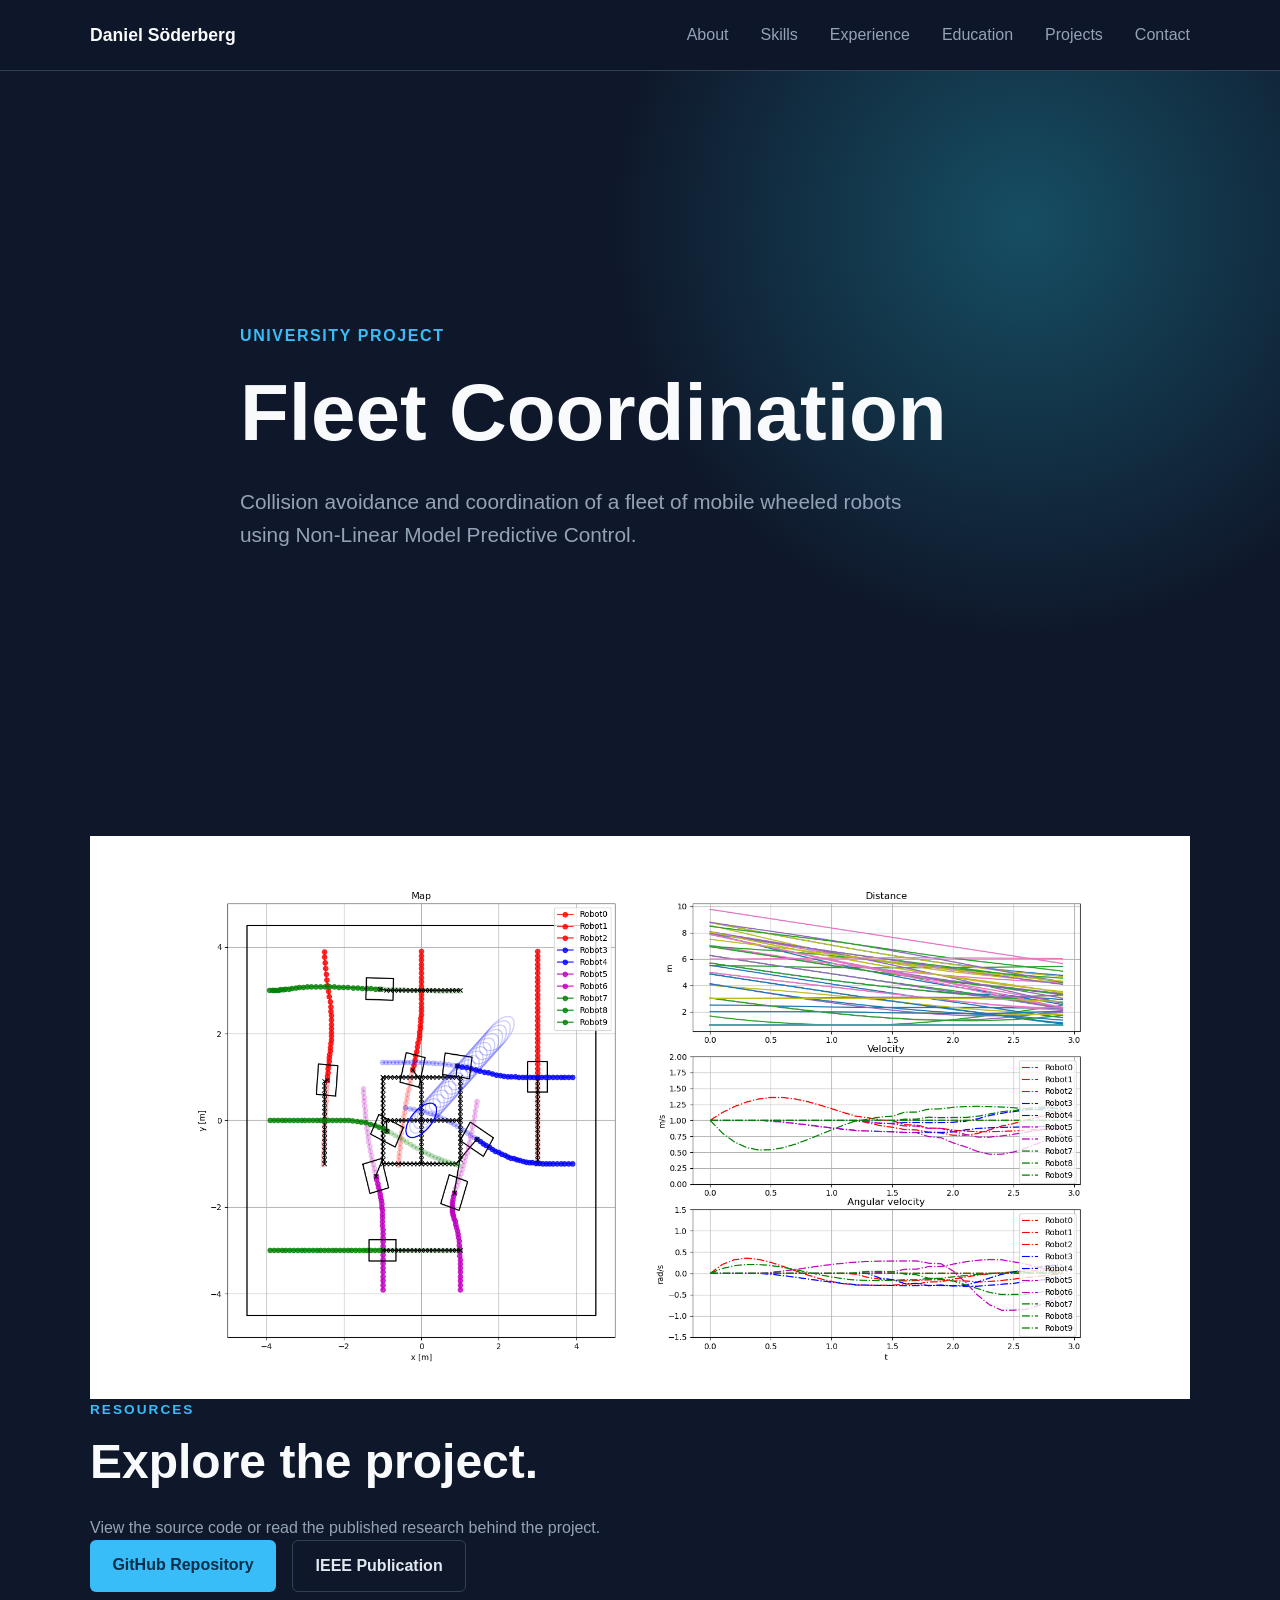
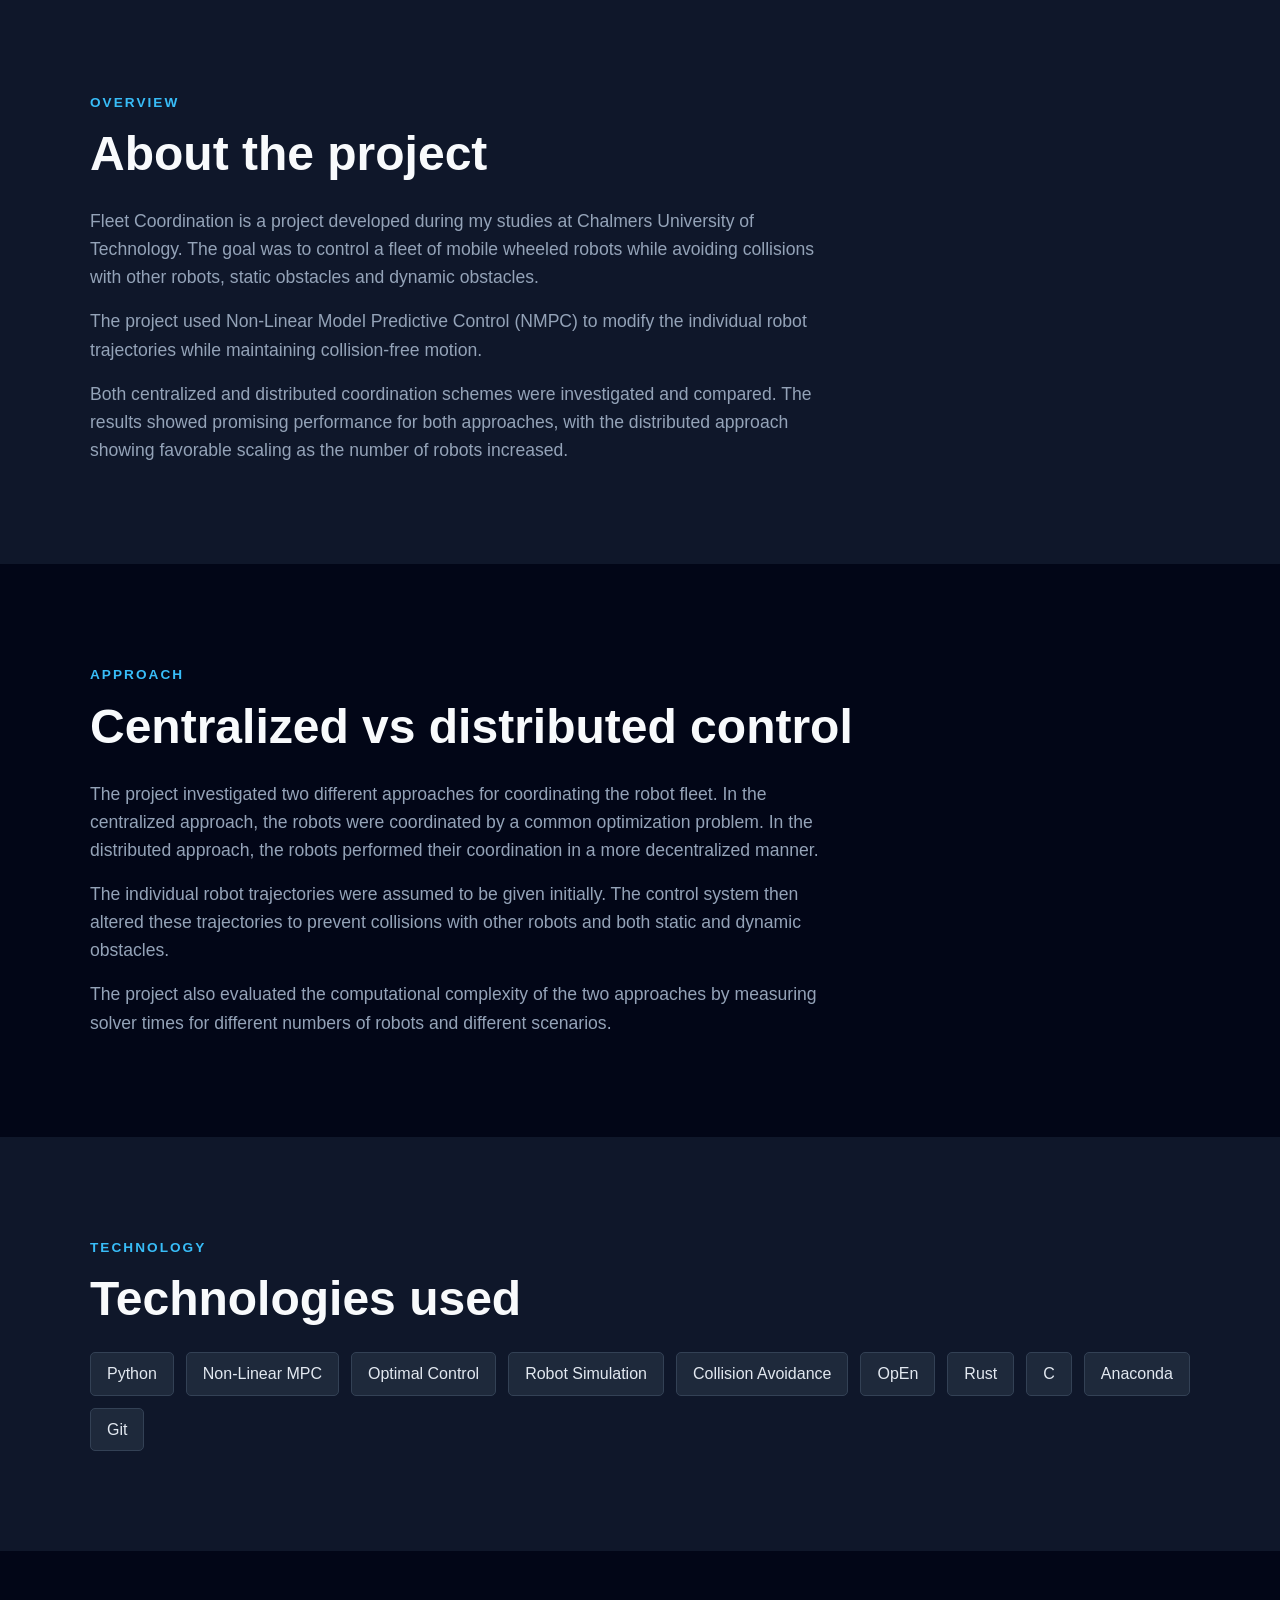
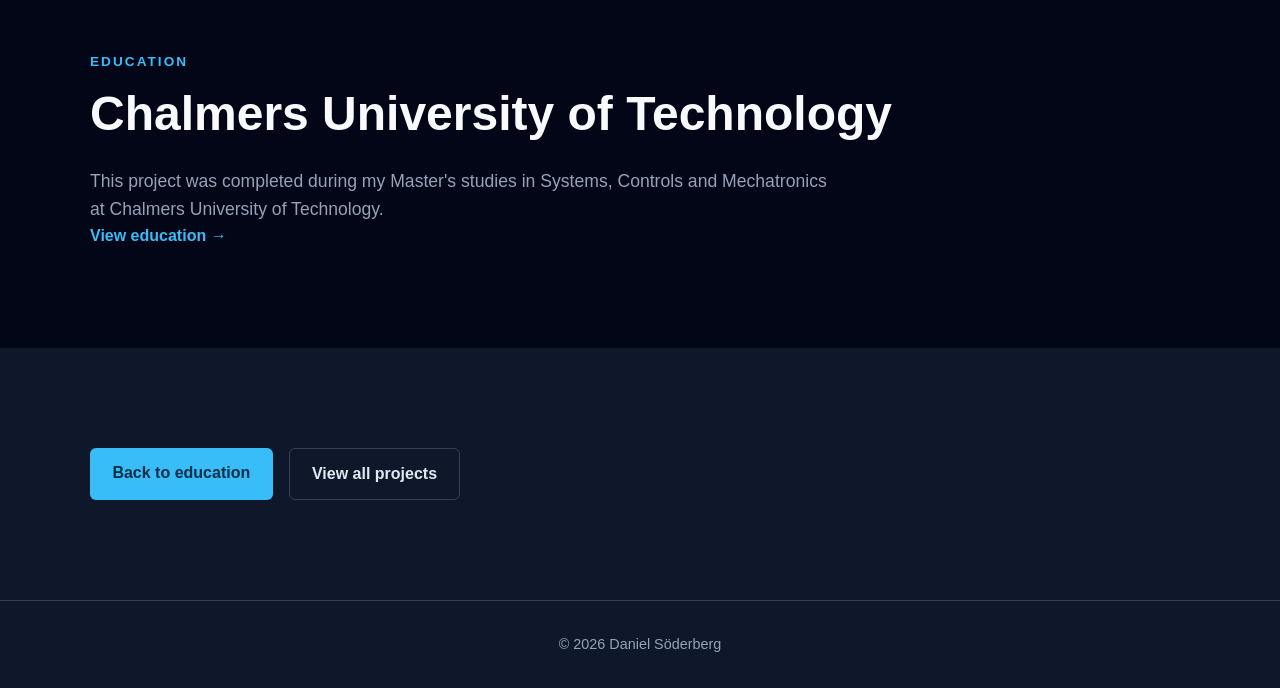
<file: projects/university-project/index.html>
<!DOCTYPE html>
<html lang="en">

<head>

    <meta charset="UTF-8">

    <meta
        name="viewport"
        content="width=device-width, initial-scale=1.0"
    >

    <title>
        Fleet Coordination | Daniel Söderberg
    </title>

    <meta
        name="description"
        content="Fleet Coordination project developed at Chalmers University of Technology using Non-Linear Model Predictive Control."
    >

    <link
        rel="stylesheet"
        href="../../css/style.css"
    >

</head>


<body>

    <!-- Navigation -->

    <header class="site-header">

        <nav class="navbar container">

            <a href="../../" class="logo">
                Daniel Söderberg
            </a>

            <ul class="nav-links">

                <li>
                    <a href="../../#about">
                        About
                    </a>
                </li>

                <li>
                    <a href="../../#skills">
                        Skills
                    </a>
                </li>

                <li>
                    <a href="../../#experience">
                        Experience
                    </a>
                </li>

                <li>
                    <a href="../../#education">
                        Education
                    </a>
                </li>

                <li>
                    <a href="../../#projects">
                        Projects
                    </a>
                </li>

                <li>
                    <a href="../../#contact">
                        Contact
                    </a>
                </li>

            </ul>

        </nav>

    </header>


    <main>

        <!-- Project Hero -->

        <section class="hero project-hero">

            <div class="container hero-content">

                <p class="eyebrow">
                    University Project
                </p>

                <h1>
                    Fleet Coordination
                </h1>

                <p class="hero-description">
                    Collision avoidance and coordination of a fleet of
                    mobile wheeled robots using Non-Linear Model
                    Predictive Control.
                </p>

            </div>

        </section>


        <!-- Project Image -->

        <section class="project-image-section">

            <div class="container">

                <div class="project-image-wrapper">

                    <img
                        src="../../assets/displayimg.png"
                        alt="Fleet Coordination project"
                        class="project-image"
                    >

                </div>

            </div>

        </section>


        <!-- Project Resources -->

        <section class="project-resources">

            <div class="container">

                <div class="resources-content">

                    <div>

                        <p class="section-label">
                            Resources
                        </p>

                        <h2>
                            Explore the project.
                        </h2>

                        <p>
                            View the source code or read the published
                            research behind the project.
                        </p>

                    </div>


                    <div class="hero-buttons">

                        <a
                            href="https://github.com/DanielSoderberg1234/Fleet-coordination"
                            target="_blank"
                            rel="noopener noreferrer"
                            class="button button-primary"
                        >
                            GitHub Repository
                        </a>

                        <a
                            href="https://ieeexplore.ieee.org/document/9926724"
                            target="_blank"
                            rel="noopener noreferrer"
                            class="button button-secondary"
                        >
                            IEEE Publication
                        </a>

                    </div>

                </div>

            </div>

        </section>


        <!-- Project Overview -->

        <section class="section">

            <div class="container">

                <p class="section-label">
                    Overview
                </p>

                <h2>
                    About the project
                </h2>

                <div class="about-content">

                    <p>
                        Fleet Coordination is a project developed during
                        my studies at Chalmers University of Technology.
                        The goal was to control a fleet of mobile wheeled
                        robots while avoiding collisions with other robots,
                        static obstacles and dynamic obstacles.
                    </p>

                    <p>
                        The project used Non-Linear Model Predictive
                        Control (NMPC) to modify the individual robot
                        trajectories while maintaining collision-free
                        motion.
                    </p>

                    <p>
                        Both centralized and distributed coordination
                        schemes were investigated and compared. The
                        results showed promising performance for both
                        approaches, with the distributed approach showing
                        favorable scaling as the number of robots increased.
                    </p>

                </div>

            </div>

        </section>


        <!-- Technical Approach -->

        <section class="section section-dark">

            <div class="container">

                <p class="section-label">
                    Approach
                </p>

                <h2>
                    Centralized vs distributed control
                </h2>

                <div class="about-content">

                    <p>
                        The project investigated two different approaches
                        for coordinating the robot fleet. In the centralized
                        approach, the robots were coordinated by a common
                        optimization problem. In the distributed approach,
                        the robots performed their coordination in a more
                        decentralized manner.
                    </p>

                    <p>
                        The individual robot trajectories were assumed to
                        be given initially. The control system then altered
                        these trajectories to prevent collisions with other
                        robots and both static and dynamic obstacles.
                    </p>

                    <p>
                        The project also evaluated the computational
                        complexity of the two approaches by measuring
                        solver times for different numbers of robots and
                        different scenarios.
                    </p>

                </div>

            </div>

        </section>


        <!-- Technologies -->

        <section class="section">

            <div class="container">

                <p class="section-label">
                    Technology
                </p>

                <h2>
                    Technologies used
                </h2>

                <ul class="skill-list">

                    <li>Python</li>
                    <li>Non-Linear MPC</li>
                    <li>Optimal Control</li>
                    <li>Robot Simulation</li>
                    <li>Collision Avoidance</li>
                    <li>OpEn</li>
                    <li>Rust</li>
                    <li>C</li>
                    <li>Anaconda</li>
                    <li>Git</li>

                </ul>

            </div>

        </section>


        <!-- Education -->

        <section class="section section-dark">

            <div class="container">

                <p class="section-label">
                    Education
                </p>

                <h2>
                    Chalmers University of Technology
                </h2>

                <div class="about-content">

                    <p>
                        This project was completed during my Master's
                        studies in Systems, Controls and Mechatronics
                        at Chalmers University of Technology.
                    </p>

                </div>

                <a
                    href="../../education/"
                    class="project-link"
                >
                    View education →
                </a>

            </div>

        </section>


        <!-- Project Navigation -->

        <section class="section">

            <div class="container">

                <div class="hero-buttons">

                    <a
                        href="../../education/"
                        class="button button-primary"
                    >
                        Back to education
                    </a>

                    <a
                        href="../../#projects"
                        class="button button-secondary"
                    >
                        View all projects
                    </a>

                </div>

            </div>

        </section>

    </main>


    <!-- Footer -->

    <footer class="site-footer">

        <div class="container">

            <p>
                © 2026 Daniel Söderberg
            </p>

        </div>

    </footer>


    <script src="../../js/main.js"></script>

</body>

</html>
</file>
<file: css/style.css>
/* =========================================================
   Base
   ========================================================= */

:root {
    --color-background: #0f172a;
    --color-background-dark: #020617;

    --color-surface: #1e293b;
    --color-border: #334155;

    --color-text: #e2e8f0;
    --color-text-muted: #94a3b8;

    --color-accent: #38bdf8;
    --color-accent-hover: #7dd3fc;

    --max-width: 1100px;
}


* {
    margin: 0;
    padding: 0;
    box-sizing: border-box;
}


html {
    scroll-behavior: smooth;
}


body {
    font-family:
        -apple-system,
        BlinkMacSystemFont,
        "Segoe UI",
        Roboto,
        Helvetica,
        Arial,
        sans-serif;

    line-height: 1.6;

    color: var(--color-text);
    background: var(--color-background);

    -webkit-font-smoothing: antialiased;
}


a {
    color: inherit;
    text-decoration: none;
}


img {
    max-width: 100%;
    display: block;
}


.container {
    width: min(90%, var(--max-width));
    margin: 0 auto;
}


/* =========================================================
   Typography
   ========================================================= */

h1,
h2,
h3 {
    line-height: 1.2;
    color: #f8fafc;
}


h1 {
    font-size: clamp(2.8rem, 7vw, 5rem);
}


h2 {
    font-size: clamp(2rem, 4vw, 3rem);
    margin-bottom: 1.5rem;
}


h3 {
    font-size: 1.6rem;
}


p {
    color: var(--color-text-muted);
}


.section-label {
    margin-bottom: 0.75rem;

    color: var(--color-accent);

    font-size: 0.85rem;
    font-weight: 700;

    text-transform: uppercase;
    letter-spacing: 0.15em;
}


.section-intro {
    max-width: 650px;

    margin-bottom: 3rem;
}


/* =========================================================
   Navigation
   ========================================================= */

.site-header {
    position: sticky;
    top: 0;
    z-index: 100;

    background: rgba(15, 23, 42, 0.9);

    border-bottom: 1px solid var(--color-border);

    backdrop-filter: blur(10px);
    -webkit-backdrop-filter: blur(10px);
}


.navbar {
    min-height: 70px;

    display: flex;
    align-items: center;
    justify-content: space-between;
}


.logo {
    color: #f8fafc;

    font-size: 1.1rem;
    font-weight: 700;
}


.nav-links {
    display: flex;
    gap: 2rem;

    list-style: none;
}


.nav-links a {
    color: var(--color-text-muted);

    transition: color 0.2s ease;
}


.nav-links a:hover {
    color: var(--color-accent);
}


/* =========================================================
   Hero
   ========================================================= */

.hero {
    min-height: 85vh;

    display: flex;
    align-items: center;

    background:
        radial-gradient(
            circle at 80% 20%,
            #164e63 0%,
            transparent 35%
        );
}


.hero-content {
    max-width: 800px;
}


.eyebrow {
    margin-bottom: 1rem;

    color: var(--color-accent);

    font-weight: 700;

    letter-spacing: 0.1em;
    text-transform: uppercase;
}


.hero h1 {
    margin-bottom: 1.5rem;
}


.hero h1 span {
    color: var(--color-accent);
}


.hero-description {
    max-width: 700px;

    margin-bottom: 2rem;

    font-size: 1.3rem;
}


/* =========================================================
   Buttons
   ========================================================= */

.hero-buttons {
    display: flex;
    gap: 1rem;

    flex-wrap: wrap;
}


.button {
    display: inline-block;

    padding: 0.75rem 1.4rem;

    border-radius: 6px;

    font-weight: 700;

    transition:
        transform 0.2s ease,
        background 0.2s ease,
        border-color 0.2s ease,
        color 0.2s ease;
}


.button:hover {
    transform: translateY(-2px);
}


.button-primary {
    color: #082f49;

    background: var(--color-accent);
}


.button-primary:hover {
    background: var(--color-accent-hover);
}


.button-secondary {
    border: 1px solid var(--color-border);
}


.button-secondary:hover {
    border-color: var(--color-accent);

    color: var(--color-accent);
}


/* =========================================================
   Sections
   ========================================================= */

.section {
    padding: 100px 0;
}


.section-dark {
    background: var(--color-background-dark);
}


/* =========================================================
   About
   ========================================================= */

.about-content {
    max-width: 750px;
}


.about-content p {
    margin-bottom: 1rem;

    font-size: 1.1rem;
}


.about-content p:last-child {
    margin-bottom: 0;
}


/* =========================================================
   Skills
   ========================================================= */

.skill-list {
    display: flex;

    flex-wrap: wrap;

    gap: 0.75rem;

    list-style: none;
}


.skill-list li {
    padding: 0.5rem 1rem;

    background: var(--color-surface);

    border: 1px solid var(--color-border);
    border-radius: 5px;

    color: var(--color-text);

    transition:
        border-color 0.2s ease,
        color 0.2s ease;
}


.skill-list li:hover {
    border-color: var(--color-accent);

    color: var(--color-accent);
}


/* =========================================================
   Projects
   ========================================================= */

.project-card {
    max-width: 800px;

    padding: 2.5rem;

    background: var(--color-surface);

    border: 1px solid var(--color-border);
    border-radius: 10px;

    transition:
        transform 0.2s ease,
        border-color 0.2s ease;
}


.project-card + .project-card {
    margin-top: 1.5rem;
}


.project-card:hover {
    transform: translateY(-4px);

    border-color: var(--color-accent);
}


.project-number {
    margin-bottom: 0.5rem;

    color: var(--color-accent);

    font-family: monospace;
    font-weight: 700;
}


.project-card h3 {
    margin-bottom: 1rem;
}


.project-card p {
    max-width: 700px;

    margin-bottom: 1.5rem;
}


.project-link {
    color: var(--color-accent);

    font-weight: 700;
}


.project-link:hover {
    text-decoration: underline;
}


/* =========================================================
   Experience Timeline
   ========================================================= */

.experience-timeline {
    position: relative;

    max-width: 950px;

    margin-top: 3.5rem;
}


.experience-timeline::before {
    content: "";

    position: absolute;

    top: 0;
    bottom: 0;
    left: 10px;

    width: 2px;

    background: var(--color-border);
}


.experience-item {
    position: relative;

    display: grid;

    grid-template-columns: 22px minmax(0, 1fr);

    gap: 2.25rem;

    padding-bottom: 2.5rem;
}


.experience-item:last-child {
    padding-bottom: 0;
}


.experience-marker {
    position: relative;

    z-index: 2;

    display: flex;

    justify-content: center;
}


.experience-marker span {
    width: 20px;
    height: 20px;

    margin-top: 2rem;

    border: 4px solid var(--color-background);

    border-radius: 50%;

    background: var(--color-accent);

    box-shadow:
        0 0 0 1px var(--color-accent);
}


.experience-card {
    min-width: 0;

    padding: 2.25rem 2.5rem;

    background: var(--color-surface);

    border: 1px solid var(--color-border);
    border-radius: 10px;

    transition:
        transform 0.2s ease,
        border-color 0.2s ease,
        box-shadow 0.2s ease;
}


.experience-card:hover {
    transform: translateY(-4px);

    border-color: var(--color-accent);

    box-shadow:
        0 15px 30px rgba(0, 0, 0, 0.15);
}


.experience-top {
    display: flex;

    align-items: flex-start;
    justify-content: space-between;

    gap: 2rem;

    margin-bottom: 1.5rem;
}


.experience-period {
    margin-bottom: 0.5rem;

    color: var(--color-accent);

    font-family: monospace;
    font-weight: 700;
}


.experience-card h3 {
    margin-bottom: 0.4rem;
}


.experience-company {
    color: var(--color-text);

    font-size: 1.05rem;
    font-weight: 600;
}


.experience-location {
    flex-shrink: 0;

    padding-top: 0.15rem;

    color: var(--color-text-muted);

    font-size: 0.95rem;
}


.experience-list {
    display: flex;

    flex-direction: column;

    gap: 0.75rem;

    padding-left: 1.2rem;

    color: var(--color-text-muted);
}


.experience-list li {
    padding-left: 0.3rem;
}


.experience-list li::marker {
    color: var(--color-accent);
}


/* =========================================================
   Education Timeline
   ========================================================= */

.education-timeline {
    position: relative;

    max-width: 950px;

    margin-top: 3.5rem;

    margin-bottom: 2rem;
}


.education-timeline::before {
    content: "";

    position: absolute;

    top: 0;
    bottom: 0;
    left: 10px;

    width: 2px;

    background: var(--color-border);
}


.education-item {
    position: relative;

    display: grid;

    grid-template-columns: 22px minmax(0, 1fr);

    gap: 2.25rem;

    padding-bottom: 2.5rem;
}


.education-item:last-child {
    padding-bottom: 0;
}


.education-marker {
    position: relative;

    z-index: 2;

    display: flex;

    justify-content: center;
}


.education-marker span {
    width: 20px;
    height: 20px;

    margin-top: 2rem;

    border: 4px solid var(--color-background-dark);

    border-radius: 50%;

    background: var(--color-accent);

    box-shadow:
        0 0 0 1px var(--color-accent);
}


.education-card {
    min-width: 0;

    padding: 2.25rem 2.5rem;

    background: var(--color-surface);

    border: 1px solid var(--color-border);
    border-radius: 10px;

    transition:
        transform 0.2s ease,
        border-color 0.2s ease,
        box-shadow 0.2s ease;
}


.education-card:hover {
    transform: translateY(-4px);

    border-color: var(--color-accent);

    box-shadow:
        0 15px 30px rgba(0, 0, 0, 0.15);
}


.education-top {
    display: flex;

    align-items: flex-start;
    justify-content: space-between;

    gap: 2rem;

    margin-bottom: 1.25rem;
}


.education-period {
    margin-bottom: 0.5rem;

    color: var(--color-accent);

    font-family: monospace;
    font-weight: 700;
}


.education-card h3 {
    margin-bottom: 0.4rem;
}


.education-school {
    color: var(--color-text);

    font-size: 1.05rem;
    font-weight: 600;
}


.education-description {
    max-width: 700px;

    margin-bottom: 0;

    color: var(--color-text-muted);
}


.education-link {
    display: inline-block;
}


/* =========================================================
   Education Page
   ========================================================= */

.education-school-large {
    margin-bottom: 2rem;

    color: var(--color-accent);

    font-size: 1.2rem;

    font-weight: 600;
}


.education-description-large {
    max-width: 750px;

    margin-bottom: 3rem;
}


.education-description-large p {
    font-size: 1.1rem;
}


.course-section {
    max-width: 900px;

    margin-top: 3rem;
}


.course-list {
    display: grid;

    grid-template-columns: repeat(2, 1fr);

    gap: 0.75rem;

    list-style: none;
}


.course-list li {
    padding: 0.75rem 1rem;

    background: var(--color-surface);

    border: 1px solid var(--color-border);
    border-radius: 5px;

    color: var(--color-text);
}


/* =========================================================
   Education Projects
   ========================================================= */

.education-projects {
    margin-top: 3.5rem;
}


.education-projects > .section-label {
    margin-bottom: 1rem;
}


.education-project {
    padding-top: 1.5rem;

    border-top: 1px solid var(--color-border);
}


.education-project + .education-project {
    margin-top: 1.5rem;
}


.education-project h3 {
    margin-bottom: 0.75rem;
}


.education-project p {
    margin-bottom: 1rem;
}


/* =========================================================
   Contact
   ========================================================= */

.contact {
    text-align: center;
}


.contact p {
    margin-bottom: 2rem;
}


/* =========================================================
   Footer
   ========================================================= */

.site-footer {
    padding: 2rem 0;

    text-align: center;

    border-top: 1px solid var(--color-border);
}


.site-footer p {
    font-size: 0.9rem;
}


/* =========================================================
   IMU Project Page
   ========================================================= */

/* Project header */

.project-header {
    padding: 90px 0 80px;

    background:
        radial-gradient(
            circle at 85% 20%,
            #164e63 0%,
            transparent 35%
        );

    border-bottom: 1px solid var(--color-border);
}


.back-link {
    display: inline-block;

    margin-bottom: 4rem;

    color: var(--color-text-muted);

    font-size: 0.95rem;
    font-weight: 600;

    transition: color 0.2s ease;
}


.back-link:hover {
    color: var(--color-accent);
}


.project-header h1 {
    max-width: 900px;

    margin-bottom: 1.5rem;
}


.project-lead {
    max-width: 780px;

    margin-bottom: 3rem;

    font-size: 1.25rem;

    line-height: 1.7;
}


.project-meta {
    display: flex;

    flex-wrap: wrap;

    gap: 2rem;

    padding-top: 2rem;

    border-top: 1px solid var(--color-border);
}


.project-meta div {
    min-width: 150px;
}


.project-meta span {
    display: block;

    margin-bottom: 0.3rem;

    color: var(--color-text-muted);

    font-size: 0.8rem;
    font-weight: 700;

    text-transform: uppercase;
    letter-spacing: 0.1em;
}


.project-meta strong {
    color: var(--color-text);

    font-size: 1rem;
}


/* Project layout */

.project-layout {
    display: grid;

    grid-template-columns: minmax(0, 1fr) 280px;

    gap: 5rem;

    align-items: start;
}


.project-main {
    min-width: 0;
}


.project-section {
    padding-bottom: 5rem;

    margin-bottom: 5rem;

    border-bottom: 1px solid var(--color-border);
}


.project-section:last-child {
    padding-bottom: 0;

    margin-bottom: 0;

    border-bottom: none;
}


.project-section h2 {
    max-width: 750px;
}


.project-section > p:not(.section-label) {
    max-width: 750px;

    margin-bottom: 1.2rem;

    font-size: 1.05rem;
}


.project-section > p:last-of-type {
    margin-bottom: 0;
}


/* Engineering points */

.project-points {
    display: grid;

    grid-template-columns: repeat(2, minmax(0, 1fr));

    gap: 2rem;

    margin-top: 2.5rem;
}


.project-points article {
    padding-top: 1.5rem;

    border-top: 2px solid var(--color-border);
}


.project-points article:hover {
    border-color: var(--color-accent);
}


.project-points h3 {
    margin-bottom: 0.75rem;

    font-size: 1.35rem;
}


.project-points p {
    font-size: 1rem;
}


/* Architecture */

.architecture-list {
    max-width: 800px;

    margin-top: 2.5rem;

    border-top: 1px solid var(--color-border);
}


.architecture-list div {
    display: grid;

    grid-template-columns: 150px minmax(0, 1fr);

    gap: 2rem;

    padding: 1.25rem 0;

    border-bottom: 1px solid var(--color-border);
}


.architecture-list code {
    color: var(--color-accent);

    font-family:
        "SFMono-Regular",
        Consolas,
        "Liberation Mono",
        monospace;

    font-size: 0.9rem;
}


.architecture-list span {
    color: var(--color-text-muted);

    font-size: 0.95rem;
}


/* Workflow */

.workflow {
    display: flex;

    flex-direction: column;

    max-width: 800px;

    margin-top: 2.5rem;

    list-style: none;
}


.workflow li {
    display: grid;

    grid-template-columns: 55px minmax(0, 1fr);

    gap: 1.5rem;

    padding: 1.5rem 0;

    border-top: 1px solid var(--color-border);
}


.workflow li:last-child {
    border-bottom: 1px solid var(--color-border);
}


.workflow li > span {
    color: var(--color-accent);

    font-family: monospace;
    font-weight: 700;
}


.workflow strong {
    display: block;

    margin-bottom: 0.35rem;

    color: var(--color-text);

    font-size: 1.05rem;
}


.workflow p {
    margin: 0;

    font-size: 0.95rem;
}


/* Project sidebar */

.project-sidebar {
    position: sticky;

    top: 100px;
}


.sidebar-block {
    padding: 1.5rem 0;

    border-top: 1px solid var(--color-border);
}


.sidebar-block:last-child {
    border-bottom: 1px solid var(--color-border);
}


.sidebar-label {
    margin-bottom: 1rem;

    color: var(--color-text);

    font-size: 0.8rem;
    font-weight: 700;

    text-transform: uppercase;
    letter-spacing: 0.12em;
}


.sidebar-block > p:last-child {
    font-size: 0.95rem;
}


.technology-list {
    display: flex;

    flex-wrap: wrap;

    gap: 0.5rem;

    list-style: none;
}


.technology-list li {
    padding: 0.4rem 0.7rem;

    background: var(--color-surface);

    border: 1px solid var(--color-border);
    border-radius: 4px;

    color: var(--color-text-muted);

    font-size: 0.85rem;
}


/* Project bottom navigation */

.project-next {
    padding: 80px 0;

    background: var(--color-background-dark);

    border-top: 1px solid var(--color-border);
}


.project-next-content {
    display: flex;

    align-items: center;
    justify-content: space-between;

    gap: 2rem;
}


.project-next-content h2 {
    margin-bottom: 0;
}


/* =========================================================
   Responsive
   ========================================================= */

@media (max-width: 900px) {

    .project-layout {
        grid-template-columns: 1fr;

        gap: 0;
    }


    .project-sidebar {
        position: static;

        display: grid;

        grid-template-columns: repeat(3, 1fr);

        gap: 2rem;

        padding-top: 3rem;

        border-top: 1px solid var(--color-border);
    }


    .sidebar-block {
        border-top: none;
    }


    .sidebar-block:last-child {
        border-bottom: none;
    }

}


@media (max-width: 800px) {

    .project-points {
        grid-template-columns: 1fr;
    }


    .resources-content {
        flex-direction: column;

        align-items: flex-start;
    }


    .resources-content .hero-buttons {
        width: 100%;
    }

}


@media (max-width: 700px) {

    /* Navigation */

    .navbar {
        flex-direction: column;

        gap: 0.75rem;

        padding: 1rem 0;
    }


    .nav-links {
        gap: 1rem;

        font-size: 0.9rem;

        flex-wrap: wrap;

        justify-content: center;
    }


    /* Hero */

    .hero {
        min-height: 75vh;
    }


    .hero-description {
        font-size: 1.15rem;
    }


    /* Sections */

    .section {
        padding: 70px 0;
    }


    /* Project header */

    .project-header {
        padding: 60px 0;
    }


    .back-link {
        margin-bottom: 3rem;
    }


    .project-lead {
        font-size: 1.1rem;
    }


    .project-meta {
        gap: 1.5rem;
    }


    .project-meta div {
        min-width: 120px;
    }


    /* Project sections */

    .project-section {
        padding-bottom: 4rem;

        margin-bottom: 4rem;
    }


    /* Architecture */

    .architecture-list div {
        grid-template-columns: 1fr;

        gap: 0.35rem;
    }


    /* Project sidebar */

    .project-sidebar {
        grid-template-columns: 1fr;

        gap: 0;
    }


    .sidebar-block {
        padding: 1.5rem 0;

        border-top: 1px solid var(--color-border);
    }


    .sidebar-block:last-child {
        border-bottom: 1px solid var(--color-border);
    }


    /* Workflow */

    .workflow li {
        grid-template-columns: 40px minmax(0, 1fr);

        gap: 1rem;
    }


    /* Project navigation */

    .project-next {
        padding: 60px 0;
    }


    .project-next-content {
        flex-direction: column;

        align-items: flex-start;
    }


    /* Experience Timeline — Mobile */

    .experience-timeline {
        margin-top: 2rem;
    }


    .experience-timeline::before {
        left: 6px;
    }


    .experience-item {
        grid-template-columns: 14px minmax(0, 1fr);

        gap: 1rem;

        padding-bottom: 1.5rem;
    }


    .experience-marker span {
        width: 14px;
        height: 14px;

        margin-top: 1.5rem;

        border-width: 3px;
    }


    .experience-card {
        padding: 1.5rem;
    }


    .experience-top {
        flex-direction: column;

        gap: 0.5rem;

        margin-bottom: 1.25rem;
    }


    .experience-location {
        padding-top: 0;

        font-size: 0.9rem;
    }


    /* Education Timeline — Mobile */

    .education-timeline {
        margin-top: 2rem;
    }


    .education-timeline::before {
        left: 6px;
    }


    .education-item {
        grid-template-columns: 14px minmax(0, 1fr);

        gap: 1rem;

        padding-bottom: 1.5rem;
    }


    .education-marker span {
        width: 14px;
        height: 14px;

        margin-top: 1.5rem;

        border-width: 3px;
    }


    .education-card {
        padding: 1.5rem;
    }


    .education-top {
        flex-direction: column;

        gap: 0.5rem;

        margin-bottom: 1rem;
    }


    /* Courses */

    .course-section {
        margin-top: 2.5rem;
    }


    .course-list {
        grid-template-columns: 1fr;
    }


    /* Education projects */

    .education-projects {
        margin-top: 2.5rem;
    }


    /* Skills */

    .skill-list {
        gap: 0.6rem;
    }


    .skill-list li {
        padding: 0.45rem 0.85rem;
    }

}


@media (max-width: 450px) {

    .container {
        width: min(92%, var(--max-width));
    }


    h1 {
        font-size: clamp(2.4rem, 12vw, 3.5rem);
    }


    h2 {
        font-size: clamp(1.8rem, 9vw, 2.4rem);
    }


    h3 {
        font-size: 1.4rem;
    }


    .hero-buttons {
        width: 100%;
    }


    .hero-buttons .button {
        width: 100%;

        text-align: center;
    }


    .project-header h1 {
        font-size: clamp(2.5rem, 13vw, 3.5rem);
    }


    .project-meta {
        flex-direction: column;

        gap: 1.25rem;
    }


    .project-points {
        gap: 1.5rem;
    }


    .experience-card,
    .education-card {
        padding: 1.25rem;
    }


    .project-card {
        padding: 1.25rem;
    }

}
</file>
